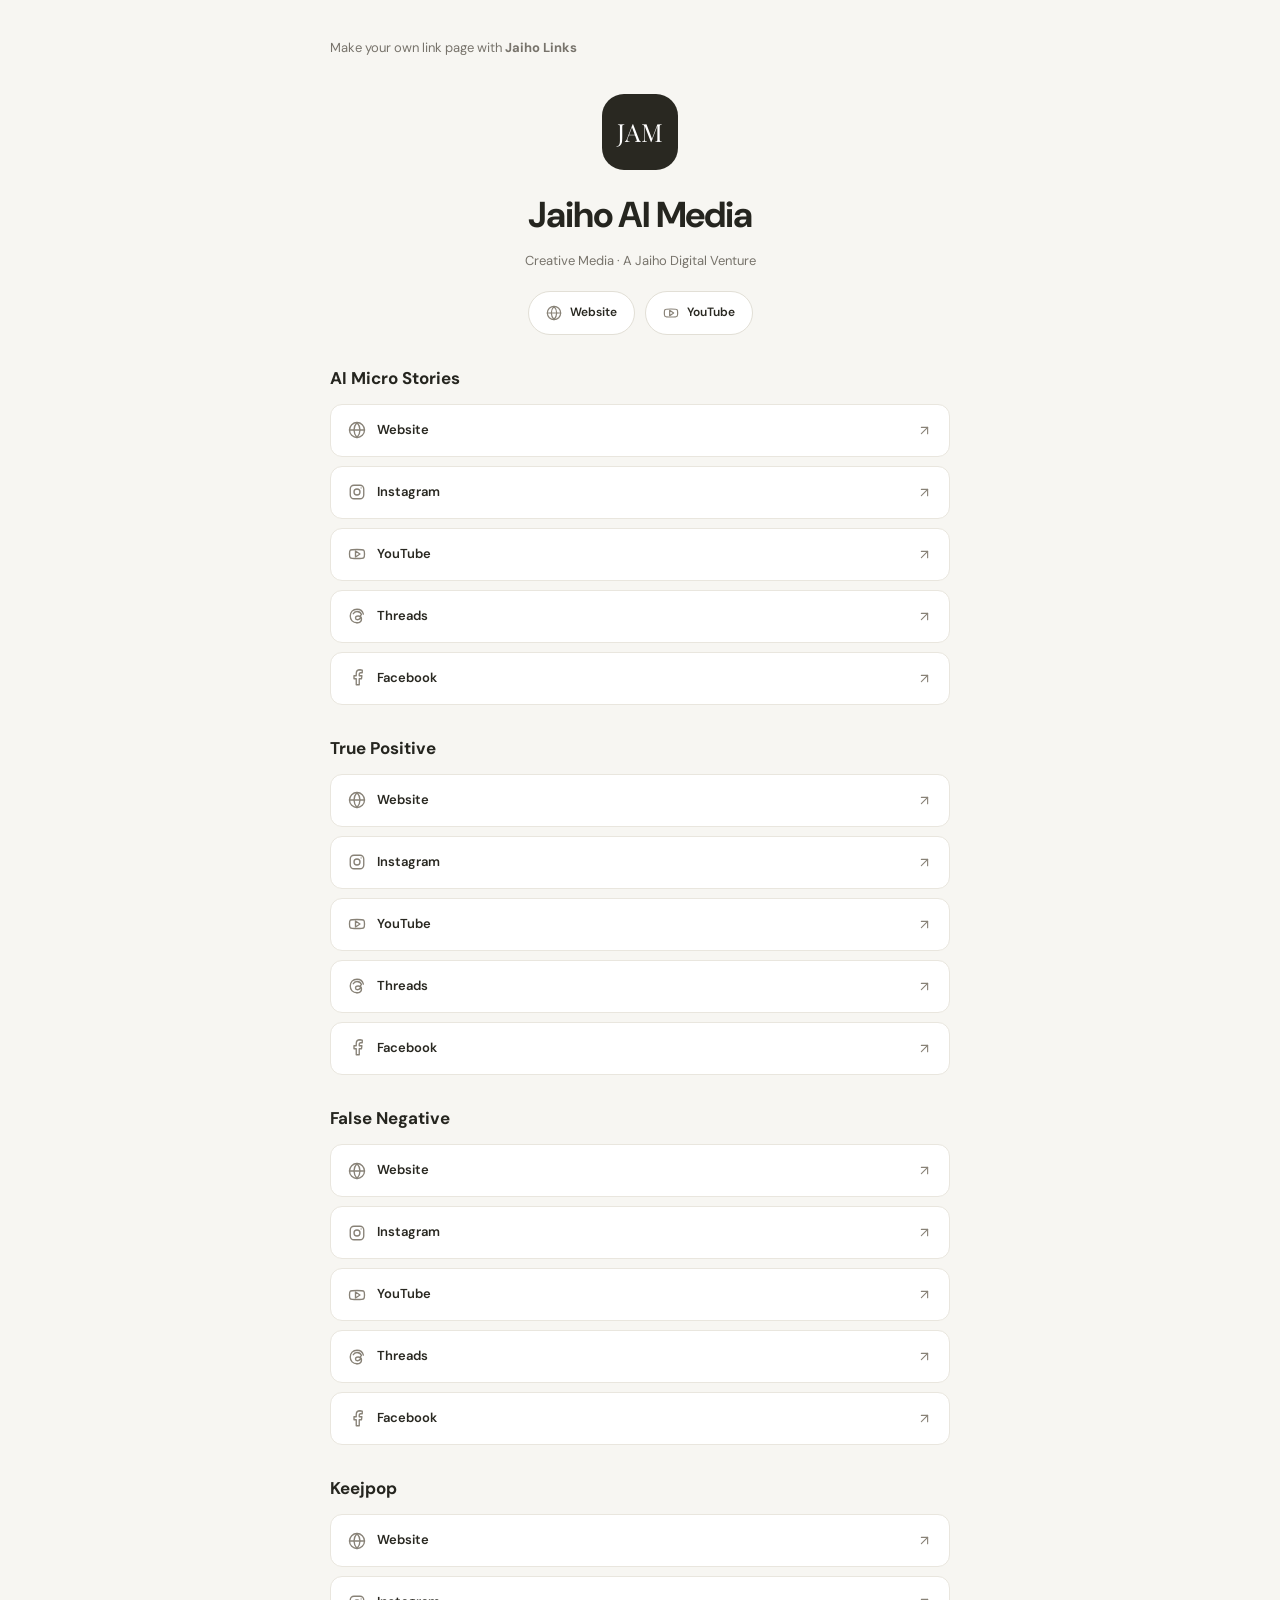
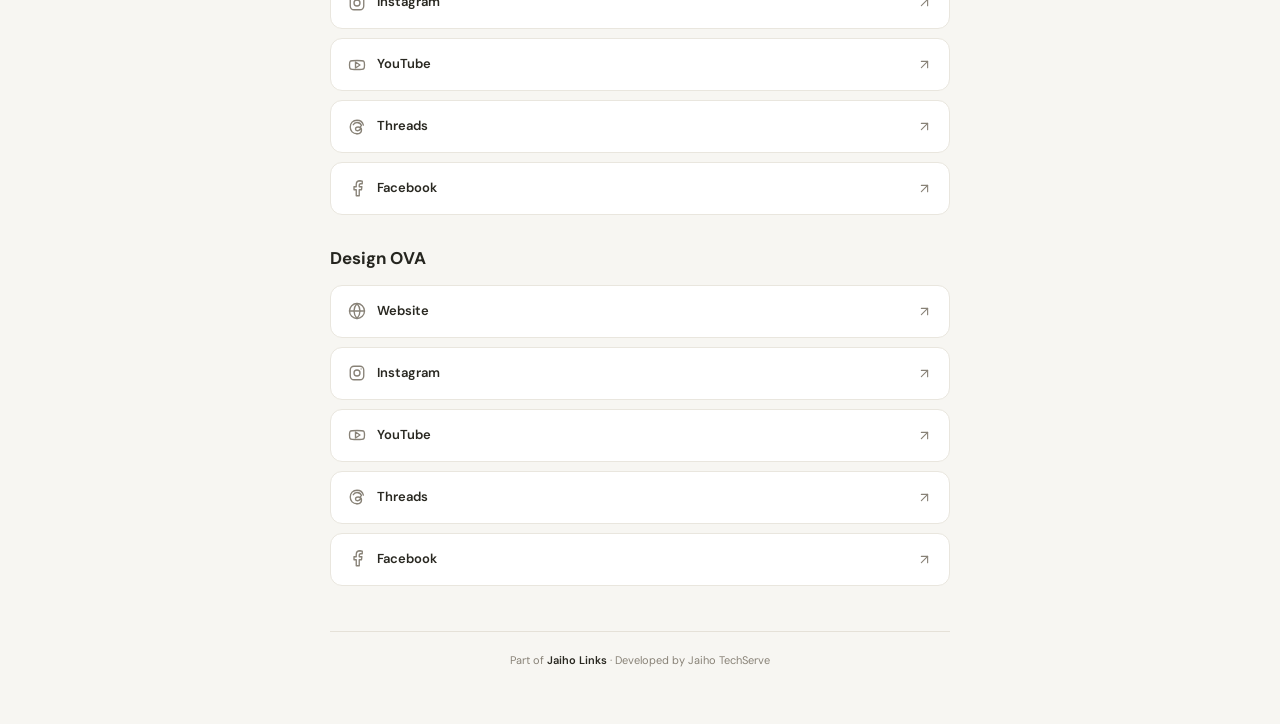
<file: jlc/jaihoaimedia.html>
<!DOCTYPE html>
<html lang="en">
<head>
    <meta charset="UTF-8">
    <meta name="viewport" content="width=device-width, initial-scale=1.0">

    <title>Jaiho AI Media | Jaiho Links</title>
    <meta name="description" content="All official links of Jaiho AI Media and its creative brands.">

    <link rel="stylesheet" href="../style.css">

    <link rel="preconnect" href="https://fonts.googleapis.com">
    <link rel="preconnect" href="https://fonts.gstatic.com" crossorigin>
    <link href="https://fonts.googleapis.com/css2?family=DM+Sans:wght@400;500;600;700;800&family=Playfair+Display:wght@400;500&display=swap" rel="stylesheet">

    <style>
        body {
            background: #f7f6f2;
        }

        .links-page {
            width: min(100% - 32px, 620px);
            margin: 0 auto;
            padding: 35px 0 55px;
        }

        .links-top {
            margin-bottom: 35px;
        }

        .links-top a {
            color: #77736b;
            font-size: 13px;
            text-decoration: none;
        }

        .profile {
            text-align: center;
            margin-bottom: 30px;
        }

        .profile-logo {
            width: 76px;
            height: 76px;
            border-radius: 22px;
            background: #292821;
            color: white;
            display: grid;
            place-items: center;
            margin: 0 auto 16px;
            font-family: "Playfair Display", serif;
            font-size: 25px;
        }

        .profile h1 {
            font-size: clamp(27px, 6vw, 36px);
            margin: 0 0 7px;
            letter-spacing: -1.2px;
        }

        .profile p {
            color: #77736b;
            font-size: 13px;
            margin: 0 0 20px;
        }

        .profile-actions {
            display: flex;
            justify-content: center;
            gap: 10px;
            flex-wrap: wrap;
        }

        .profile-actions a {
            display: inline-flex;
            align-items: center;
            gap: 8px;
            padding: 11px 17px;
            border: 1px solid #e2dfd6;
            border-radius: 30px;
            color: #292821;
            text-decoration: none;
            font-size: 12px;
            font-weight: 600;
            background: white;
        }

        .profile-actions a:hover {
            background: #292821;
            color: white;
        }

        .brand-section {
            margin-top: 30px;
        }

        .brand-heading {
            font-size: 17px;
            margin: 0 0 12px;
            font-weight: 700;
        }

        .brand-links {
            display: grid;
            gap: 9px;
        }

        .brand-link {
            display: flex;
            justify-content: space-between;
            align-items: center;
            gap: 12px;
            min-height: 53px;
            padding: 0 17px;
            background: #fff;
            border: 1px solid #e9e6de;
            border-radius: 12px;
            color: #292821;
            text-decoration: none;
            font-size: 13px;
            font-weight: 600;
            transition: .2s ease;
        }

        .brand-link:hover {
            border-color: #c77a51;
            transform: translateY(-2px);
        }

        .brand-link span {
            display: flex;
            align-items: center;
            gap: 11px;
        }

        .icon {
            width: 18px;
            height: 18px;
            flex-shrink: 0;
            color: #888277;
            fill: none;
            stroke: currentColor;
            stroke-width: 1.8;
            stroke-linecap: round;
            stroke-linejoin: round;
        }

        .brand-link .external {
            width: 15px;
            height: 15px;
        }

        .profile-actions .icon {
            width: 16px;
            height: 16px;
        }

        .links-footer {
            text-align: center;
            margin-top: 45px;
            padding-top: 20px;
            border-top: 1px solid #e5e1d8;
            color: #888277;
            font-size: 11px;
        }

        .links-footer a {
            color: #292821;
            text-decoration: none;
            font-weight: 600;
        }

        @media (max-width: 480px) {
            .links-page {
                padding-top: 22px;
            }

            .links-top {
                margin-bottom: 28px;
            }

            .brand-link {
                min-height: 50px;
                padding: 0 13px;
            }

            .brand-section {
                margin-top: 25px;
            }
        }
    </style>
</head>

<body>

    <!-- INLINE SVG ICONS -->
    <svg xmlns="http://www.w3.org/2000/svg" style="display:none">

        <symbol id="icon-globe" viewBox="0 0 24 24">
            <circle cx="12" cy="12" r="10"/>
            <path d="M2 12h20"/>
            <path d="M12 2a15.3 15.3 0 0 1 4 10 15.3 15.3 0 0 1-4 10 15.3 15.3 0 0 1-4-10 15.3 15.3 0 0 1 4-10z"/>
        </symbol>

        <symbol id="icon-instagram" viewBox="0 0 24 24">
            <rect x="3" y="3" width="18" height="18" rx="5"/>
            <circle cx="12" cy="12" r="4"/>
            <circle cx="17.5" cy="6.5" r="0.8" fill="currentColor" stroke="none"/>
        </symbol>

        <symbol id="icon-youtube" viewBox="0 0 24 24">
            <path d="M22 12s0-4-1-5-4-1-9-1-8 0-9 1-1 5-1 5 0 4 1 5 4 1 9 1 8 0 9-1 1-5 1-5z"/>
            <path d="m10 8 6 4-6 4z"/>
        </symbol>

        <symbol id="icon-facebook" viewBox="0 0 24 24">
            <path d="M15 21v-8h3l.5-4H15V7c0-1.2.4-2 2-2h2V1.4A25 25 0 0 0 16 1c-3 0-5 1.8-5 5v3H8v4h3v8z"/>
        </symbol>

        <symbol id="icon-threads" viewBox="0 0 24 24">
            <path d="M12 21c-5.5 0-9-3.7-9-9s3.5-9 9-9c4.6 0 7.5 2.5 8.5 6.5"/>
            <path d="M12 21c3.5 0 6-2 6-5 0-2.5-1.8-4-4.5-4-2 0-3.5 1-3.5 2.8 0 1.5 1 2.2 2.5 2.2 2.8 0 4.5-2.5 4.5-6"/>
            <path d="M7 9c1-2 3-3 5-3 3 0 5 1.5 6 4"/>
        </symbol>

        <symbol id="icon-external" viewBox="0 0 24 24">
            <path d="M7 17 17 7"/>
            <path d="M7 7h10v10"/>
        </symbol>

    </svg>

    <main class="links-page">

        <div class="links-top">
            <a href="../index.html">Make your own link page with <strong>Jaiho Links</strong></a>
        </div>

        <!-- COMPANY PROFILE -->
        <header class="profile">

            <div class="profile-logo">JAM</div>

            <h1>Jaiho AI Media</h1>

            <p>Creative Media · A Jaiho Digital Venture</p>

            <div class="profile-actions">

                <a href="https://jaihoaimedia.vercel.app/" target="_blank" rel="noopener noreferrer">
                    <svg class="icon"><use href="#icon-globe"/></svg>
                    Website
                </a>

                <a href="https://www.youtube.com/@JaihoMedia" target="_blank" rel="noopener noreferrer">
                    <svg class="icon"><use href="#icon-youtube"/></svg>
                    YouTube
                </a>

            </div>
        </header>

        <!-- AI MICRO STORIES -->
        <section class="brand-section">
            <h2 class="brand-heading">AI Micro Stories</h2>

            <div class="brand-links">

                <a class="brand-link" href="https://aimicrostories.vercel.app/" target="_blank" rel="noopener noreferrer">
                    <span><svg class="icon"><use href="#icon-globe"/></svg> Website</span>
                    <svg class="icon external"><use href="#icon-external"/></svg>
                </a>

                <a class="brand-link" href="https://www.instagram.com/aimicrostories" target="_blank" rel="noopener noreferrer">
                    <span><svg class="icon"><use href="#icon-instagram"/></svg> Instagram</span>
                    <svg class="icon external"><use href="#icon-external"/></svg>
                </a>

                <a class="brand-link" href="https://www.youtube.com/@aimicrostories" target="_blank" rel="noopener noreferrer">
                    <span><svg class="icon"><use href="#icon-youtube"/></svg> YouTube</span>
                    <svg class="icon external"><use href="#icon-external"/></svg>
                </a>

                <a class="brand-link" href="https://www.threads.com/@aimicrostories" target="_blank" rel="noopener noreferrer">
                    <span><svg class="icon"><use href="#icon-threads"/></svg> Threads</span>
                    <svg class="icon external"><use href="#icon-external"/></svg>
                </a>

                <a class="brand-link" href="https://www.facebook.com/people/AI-Micro-Stories/61588365518687/" target="_blank" rel="noopener noreferrer">
                    <span><svg class="icon"><use href="#icon-facebook"/></svg> Facebook</span>
                    <svg class="icon external"><use href="#icon-external"/></svg>
                </a>

            </div>
        </section>

        <!-- TRUE POSITIVE -->
        <section class="brand-section">
            <h2 class="brand-heading">True Positive</h2>

            <div class="brand-links">

                <a class="brand-link" href="https://true-positive.vercel.app/" target="_blank" rel="noopener noreferrer">
                    <span><svg class="icon"><use href="#icon-globe"/></svg> Website</span>
                    <svg class="icon external"><use href="#icon-external"/></svg>
                </a>

                <a class="brand-link" href="https://www.instagram.com/true.positive.7/" target="_blank" rel="noopener noreferrer">
                    <span><svg class="icon"><use href="#icon-instagram"/></svg> Instagram</span>
                    <svg class="icon external"><use href="#icon-external"/></svg>
                </a>

                <a class="brand-link" href="https://www.youtube.com/@true-positive" target="_blank" rel="noopener noreferrer">
                    <span><svg class="icon"><use href="#icon-youtube"/></svg> YouTube</span>
                    <svg class="icon external"><use href="#icon-external"/></svg>
                </a>

                <a class="brand-link" href="https://www.threads.com/@true.positive.7" target="_blank" rel="noopener noreferrer">
                    <span><svg class="icon"><use href="#icon-threads"/></svg> Threads</span>
                    <svg class="icon external"><use href="#icon-external"/></svg>
                </a>

                <a class="brand-link" href="https://www.facebook.com/people/True-Positive/61588286412927/" target="_blank" rel="noopener noreferrer">
                    <span><svg class="icon"><use href="#icon-facebook"/></svg> Facebook</span>
                    <svg class="icon external"><use href="#icon-external"/></svg>
                </a>

            </div>
        </section>

        <!-- FALSE NEGATIVE -->
        <section class="brand-section">
            <h2 class="brand-heading">False Negative</h2>

            <div class="brand-links">

                <a class="brand-link" href="https://falsenegative.vercel.app/" target="_blank" rel="noopener noreferrer">
                    <span><svg class="icon"><use href="#icon-globe"/></svg> Website</span>
                    <svg class="icon external"><use href="#icon-external"/></svg>
                </a>

                <a class="brand-link" href="https://www.instagram.com/false.negative.ai" target="_blank" rel="noopener noreferrer">
                    <span><svg class="icon"><use href="#icon-instagram"/></svg> Instagram</span>
                    <svg class="icon external"><use href="#icon-external"/></svg>
                </a>

                <a class="brand-link" href="https://www.youtube.com/falsenegative" target="_blank" rel="noopener noreferrer">
                    <span><svg class="icon"><use href="#icon-youtube"/></svg> YouTube</span>
                    <svg class="icon external"><use href="#icon-external"/></svg>
                </a>

                <a class="brand-link" href="https://www.threads.com/@false.negative.ai" target="_blank" rel="noopener noreferrer">
                    <span><svg class="icon"><use href="#icon-threads"/></svg> Threads</span>
                    <svg class="icon external"><use href="#icon-external"/></svg>
                </a>

                <a class="brand-link" href="https://www.facebook.com/falsenegative.ai" target="_blank" rel="noopener noreferrer">
                    <span><svg class="icon"><use href="#icon-facebook"/></svg> Facebook</span>
                    <svg class="icon external"><use href="#icon-external"/></svg>
                </a>

            </div>
        </section>

        <!-- KEEJPOP -->
        <section class="brand-section">
            <h2 class="brand-heading">Keejpop</h2>

            <div class="brand-links">

                <a class="brand-link" href="https://keejpop.vercel.app/" target="_blank" rel="noopener noreferrer">
                    <span><svg class="icon"><use href="#icon-globe"/></svg> Website</span>
                    <svg class="icon external"><use href="#icon-external"/></svg>
                </a>

                <a class="brand-link" href="https://www.instagram.com/keejpop" target="_blank" rel="noopener noreferrer">
                    <span><svg class="icon"><use href="#icon-instagram"/></svg> Instagram</span>
                    <svg class="icon external"><use href="#icon-external"/></svg>
                </a>

                <a class="brand-link" href="https://www.youtube.com/@keejpop" target="_blank" rel="noopener noreferrer">
                    <span><svg class="icon"><use href="#icon-youtube"/></svg> YouTube</span>
                    <svg class="icon external"><use href="#icon-external"/></svg>
                </a>

                <a class="brand-link" href="https://www.threads.com/@keejpop" target="_blank" rel="noopener noreferrer">
                    <span><svg class="icon"><use href="#icon-threads"/></svg> Threads</span>
                    <svg class="icon external"><use href="#icon-external"/></svg>
                </a>

                <a class="brand-link" href="https://www.facebook.com/keejpop" target="_blank" rel="noopener noreferrer">
                    <span><svg class="icon"><use href="#icon-facebook"/></svg> Facebook</span>
                    <svg class="icon external"><use href="#icon-external"/></svg>
                </a>

            </div>
        </section>

        <!-- DESIGN OVA -->
        <section class="brand-section">
            <h2 class="brand-heading">Design OVA</h2>

            <div class="brand-links">

                <a class="brand-link" href="https://designova.vercel.app/" target="_blank" rel="noopener noreferrer">
                    <span><svg class="icon"><use href="#icon-globe"/></svg> Website</span>
                    <svg class="icon external"><use href="#icon-external"/></svg>
                </a>

                <a class="brand-link" href="https://www.instagram.com/designova" target="_blank" rel="noopener noreferrer">
                    <span><svg class="icon"><use href="#icon-instagram"/></svg> Instagram</span>
                    <svg class="icon external"><use href="#icon-external"/></svg>
                </a>

                <a class="brand-link" href="https://www.youtube.com/@DesignOVA" target="_blank" rel="noopener noreferrer">
                    <span><svg class="icon"><use href="#icon-youtube"/></svg> YouTube</span>
                    <svg class="icon external"><use href="#icon-external"/></svg>
                </a>

                <a class="brand-link" href="https://www.threads.com/@designova" target="_blank" rel="noopener noreferrer">
                    <span><svg class="icon"><use href="#icon-threads"/></svg> Threads</span>
                    <svg class="icon external"><use href="#icon-external"/></svg>
                </a>

                <a class="brand-link" href="https://www.facebook.com/designova" target="_blank" rel="noopener noreferrer">
                    <span><svg class="icon"><use href="#icon-facebook"/></svg> Facebook</span>
                    <svg class="icon external"><use href="#icon-external"/></svg>
                </a>

            </div>
        </section>

        <footer class="links-footer">
            Part of <a href="../index.html">Jaiho Links</a>
            · Developed by Jaiho TechServe
        </footer>

    </main>

</body>
</html>
</file>
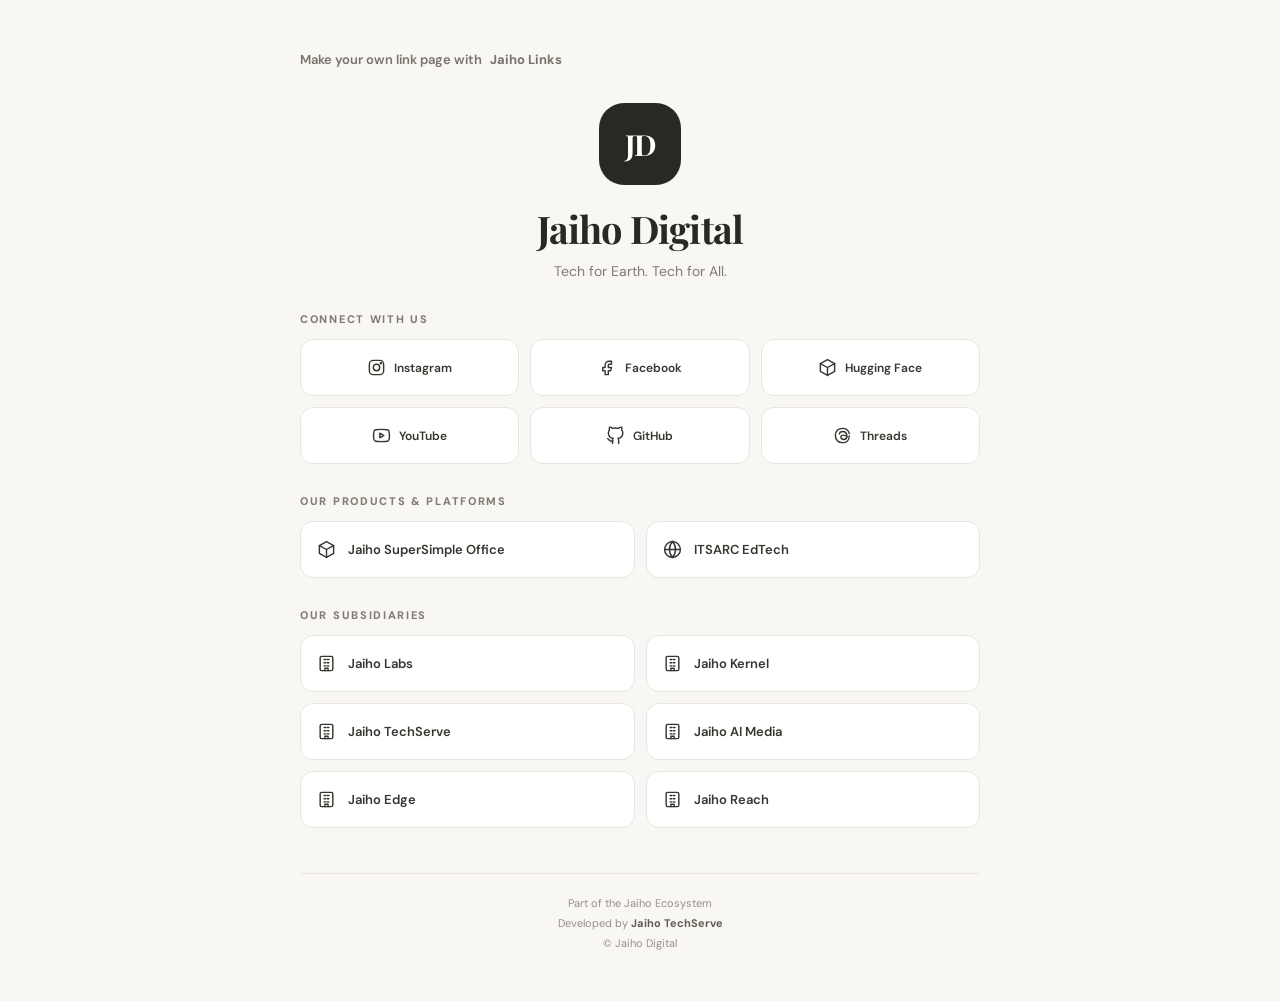
<file: jlc/jaihodigital.html>
<!DOCTYPE html>
<html lang="en">
<head>
  <meta charset="UTF-8">
  <meta name="viewport" content="width=device-width, initial-scale=1.0">
  <meta name="theme-color" content="#f8f7f3">
  <meta name="description" content="Jaiho Digital — Tech for Earth. Tech for All. Explore our products, subsidiaries and social media links.">
  <title>Jaiho Digital | Jaiho Links</title>

  <link rel="preconnect" href="https://fonts.googleapis.com">
  <link rel="preconnect" href="https://fonts.gstatic.com" crossorigin>
  <link href="https://fonts.googleapis.com/css2?family=DM+Sans:wght@400;500;600;700;800&family=Playfair+Display:wght@600;700&display=swap" rel="stylesheet">

  <style>
    * {
      margin: 0;
      padding: 0;
      box-sizing: border-box;
    }

    body {
      min-height: 100vh;
      padding: 48px 20px;
      background: #f8f7f3;
      color: #292824;
      font-family: 'DM Sans', sans-serif;
    }

    a {
      color: inherit;
      text-decoration: none;
    }

    .container {
      width: 100%;
      max-width: 680px;
      margin: auto;
    }

    .back-link {
      display: inline-flex;
      align-items: center;
      gap: 8px;
      margin-bottom: 35px;
      color: #77736b;
      font-size: 13px;
      font-weight: 600;
      transition: color .2s;
    }

    .back-link:hover {
      color: #292824;
    }

    .profile {
      text-align: center;
      margin-bottom: 32px;
    }

    .profile-logo {
      width: 82px;
      height: 82px;
      margin: 0 auto 18px;
      display: flex;
      align-items: center;
      justify-content: center;
      border-radius: 25px;
      background: #292824;
      color: #fff;
      font-family: 'Playfair Display', serif;
      font-size: 29px;
      font-weight: 700;
      letter-spacing: -2px;
    }

    .profile h1 {
      font-family: 'Playfair Display', serif;
      font-size: clamp(29px, 6vw, 38px);
      font-weight: 700;
      letter-spacing: -.8px;
    }

    .tagline {
      margin-top: 8px;
      color: #817c72;
      font-size: 14px;
    }

    .section {
      margin-top: 30px;
    }

    .section-heading {
      margin-bottom: 13px;
      color: #817c72;
      font-size: 11px;
      font-weight: 800;
      letter-spacing: 1.7px;
      text-transform: uppercase;
    }

    .links-grid {
      display: grid;
      grid-template-columns: repeat(2, minmax(0, 1fr));
      gap: 11px;
    }

    .link-card {
      min-height: 57px;
      display: flex;
      align-items: center;
      gap: 12px;
      padding: 14px 16px;
      border: 1px solid #e9e6df;
      border-radius: 13px;
      background: #fff;
      color: #37352f;
      font-size: 13px;
      font-weight: 600;
      transition: transform .2s, border-color .2s, box-shadow .2s;
    }

    .link-card:hover {
      transform: translateY(-2px);
      border-color: #c9c3b8;
      box-shadow: 0 7px 18px rgba(40, 36, 27, .05);
    }

    .icon {
      width: 19px;
      height: 19px;
      flex-shrink: 0;
      fill: none;
      stroke: currentColor;
      stroke-width: 1.8;
      stroke-linecap: round;
      stroke-linejoin: round;
    }

    .social-grid {
      grid-template-columns: repeat(3, minmax(0, 1fr));
    }

    .social-grid .link-card {
      justify-content: center;
      padding: 14px 9px;
      gap: 8px;
      font-size: 12px;
    }

    .footer {
      margin-top: 45px;
      padding-top: 20px;
      border-top: 1px solid #e9e6df;
      text-align: center;
      color: #969086;
      font-size: 11px;
      line-height: 1.8;
    }

    .footer a {
      color: #615c53;
      font-weight: 700;
    }

    @media (max-width: 480px) {
      body {
        padding: 30px 16px;
      }

      .social-grid {
        grid-template-columns: repeat(2, minmax(0, 1fr));
      }

      .links-grid {
        gap: 9px;
      }

      .link-card {
        padding: 13px 11px;
        font-size: 12px;
      }
    }
  </style>
</head>

<body>

  <!-- Inline SVG Icons -->
  <svg xmlns="http://www.w3.org/2000/svg" style="display:none">

    <symbol id="icon-instagram" viewBox="0 0 24 24">
      <rect x="3" y="3" width="18" height="18" rx="5"/>
      <circle cx="12" cy="12" r="4"/>
      <circle cx="17.5" cy="6.5" r="0.7" fill="currentColor"/>
    </symbol>

    <symbol id="icon-facebook" viewBox="0 0 24 24">
      <path d="M14 8h3V4h-3a5 5 0 0 0-5 5v3H6v4h3v5h4v-5h3l1-4h-4V9a1 1 0 0 1 1-1z"/>
    </symbol>

    <symbol id="icon-youtube" viewBox="0 0 24 24">
      <path d="M22 12s0-3.5-.5-5.2a2.8 2.8 0 0 0-2-2C17.8 4.3 12 4.3 12 4.3s-5.8 0-7.5.5a2.8 2.8 0 0 0-2 2C2 8.5 2 12 2 12s0 3.5.5 5.2a2.8 2.8 0 0 0 2 2c1.7.5 7.5.5 7.5.5s5.8 0 7.5-.5a2.8 2.8 0 0 0 2-2C22 15.5 22 12 22 12z"/>
      <path d="m10 15 5-3-5-3z"/>
    </symbol>

    <symbol id="icon-github" viewBox="0 0 24 24">
      <path d="M9 19c-5 1.5-5-2.5-7-3m14 6v-3.9a3.4 3.4 0 0 0-.9-2.7c3-.3 6.1-1.5 6.1-6.7a5.2 5.2 0 0 0-1.4-3.6 4.8 4.8 0 0 0-.1-3.6s-1.2-.4-4 1.5a13.7 13.7 0 0 0-7.2 0C5.7 1.1 4.5 1.5 4.5 1.5a4.8 4.8 0 0 0-.1 3.6A5.2 5.2 0 0 0 3 8.7c0 5.2 3.1 6.4 6.1 6.7A3.4 3.4 0 0 0 8.2 18V22"/>
    </symbol>

    <symbol id="icon-threads" viewBox="0 0 24 24">
      <path d="M12 21c-5.5 0-9-3.7-9-9s3.5-9 9-9c4.5 0 7.6 2.5 8.5 6.4"/>
      <path d="M20.5 12.5c0 5.5-3.5 8.5-8 8.5"/>
      <path d="M8 10c.5-2 2-3 4-3 3.5 0 5.5 2.5 5.5 6 0 2.5-1.5 4-4 4-2 0-3.5-1-3.5-3 0-1.5 1-2.5 3-2.5 2 0 4 1 5 2"/>
    </symbol>

    <symbol id="icon-globe" viewBox="0 0 24 24">
      <circle cx="12" cy="12" r="10"/>
      <path d="M2 12h20M12 2a15 15 0 0 1 0 20M12 2a15 15 0 0 0 0 20"/>
    </symbol>

    <symbol id="icon-box" viewBox="0 0 24 24">
      <path d="m12 2 9 5v10l-9 5-9-5V7z"/>
      <path d="m3 7 9 5 9-5M12 12v10"/>
    </symbol>

    <symbol id="icon-building" viewBox="0 0 24 24">
      <rect x="4" y="3" width="16" height="18" rx="2"/>
      <path d="M9 7h2m2 0h2M9 11h2m2 0h2M9 15h2m2 0h2M10 21v-3h4v3"/>
    </symbol>

    <symbol id="icon-external" viewBox="0 0 24 24">
      <path d="M14 3h7v7"/>
      <path d="M10 14 21 3"/>
      <path d="M19 13v6a2 2 0 0 1-2 2H5a2 2 0 0 1-2-2V7a2 2 0 0 1 2-2h6"/>
    </symbol>

  </svg>

  <main class="container">

    <a href="../index.html" class="back-link">
      Make your own link page with <strong>Jaiho Links</strong>
    </a>

    <!-- Profile -->
    <header class="profile">
      <div class="profile-logo">JD</div>
      <h1>Jaiho Digital</h1>
      <p class="tagline">Tech for Earth. Tech for All.</p>
    </header>

    <!-- Social Media -->
    <section class="section">
      <h2 class="section-heading">Connect With Us</h2>

      <div class="links-grid social-grid">

        <a class="link-card" href="https://www.instagram.com/jaihodigital" target="_blank" rel="noopener noreferrer">
          <svg class="icon"><use href="#icon-instagram"/></svg>
          Instagram
        </a>

        <a class="link-card" href="https://www.facebook.com/people/Jaiho-Digital/61577036115802/" target="_blank" rel="noopener noreferrer">
          <svg class="icon"><use href="#icon-facebook"/></svg>
          Facebook
        </a>

        <a class="link-card" href="https://huggingface.co/jaihodigital" target="_blank" rel="noopener noreferrer">
          <svg class="icon"><use href="#icon-box"/></svg>
          Hugging Face
        </a>

        <a class="link-card" href="https://www.youtube.com/@jaihodigital" target="_blank" rel="noopener noreferrer">
          <svg class="icon"><use href="#icon-youtube"/></svg>
          YouTube
        </a>

        <a class="link-card" href="https://github.com/Jaiho-Digital" target="_blank" rel="noopener noreferrer">
          <svg class="icon"><use href="#icon-github"/></svg>
          GitHub
        </a>

        <a class="link-card" href="https://www.threads.com/@jaihodigital" target="_blank" rel="noopener noreferrer">
          <svg class="icon"><use href="#icon-threads"/></svg>
          Threads
        </a>

      </div>
    </section>

    <!-- Products -->
    <section class="section">
      <h2 class="section-heading">Our Products & Platforms</h2>

      <div class="links-grid">

        <a class="link-card" href="https://supersimpleoffice.vercel.app/" target="_blank" rel="noopener noreferrer">
          <svg class="icon"><use href="#icon-box"/></svg>
          Jaiho SuperSimple Office
        </a>

        <a class="link-card" href="https://itsarc.w3spaces.com/itsarc2.html?fname=&lname=" target="_blank" rel="noopener noreferrer">
          <svg class="icon"><use href="#icon-globe"/></svg>
          ITSARC EdTech
        </a>

      </div>
    </section>

    <!-- Subsidiaries -->
    <section class="section">
      <h2 class="section-heading">Our Subsidiaries</h2>

      <div class="links-grid">

        <a class="link-card" href="https://jaiho-labs.onrender.com" target="_blank" rel="noopener noreferrer">
          <svg class="icon"><use href="#icon-building"/></svg>
          Jaiho Labs
        </a>

        <a class="link-card" href="https://jaihokernel.onrender.com" target="_blank" rel="noopener noreferrer">
          <svg class="icon"><use href="#icon-building"/></svg>
          Jaiho Kernel
        </a>

        <a class="link-card" href="https://jaihotechserve.onrender.com" target="_blank" rel="noopener noreferrer">
          <svg class="icon"><use href="#icon-building"/></svg>
          Jaiho TechServe
        </a>

        <a class="link-card" href="https://jaihoaimedia.vercel.app" target="_blank" rel="noopener noreferrer">
          <svg class="icon"><use href="#icon-building"/></svg>
          Jaiho AI Media
        </a>

        <a class="link-card" href="https://jaihoedge.onrender.com" target="_blank" rel="noopener noreferrer">
          <svg class="icon"><use href="#icon-building"/></svg>
          Jaiho Edge
        </a>

        <a class="link-card" href="https://jaiho-digital.onrender.com/org_sub_pages/jaiho_reach.html" target="_blank" rel="noopener noreferrer">
          <svg class="icon"><use href="#icon-building"/></svg>
          Jaiho Reach
        </a>

      </div>
    </section>

    <footer class="footer">
      <p>Part of the Jaiho Ecosystem</p>
      <p>Developed by <a href="https://jaihotechserve.onrender.com" target="_blank" rel="noopener noreferrer">Jaiho TechServe</a></p>
      <p>© Jaiho Digital</p>
    </footer>

  </main>

</body>
</html>
</file>
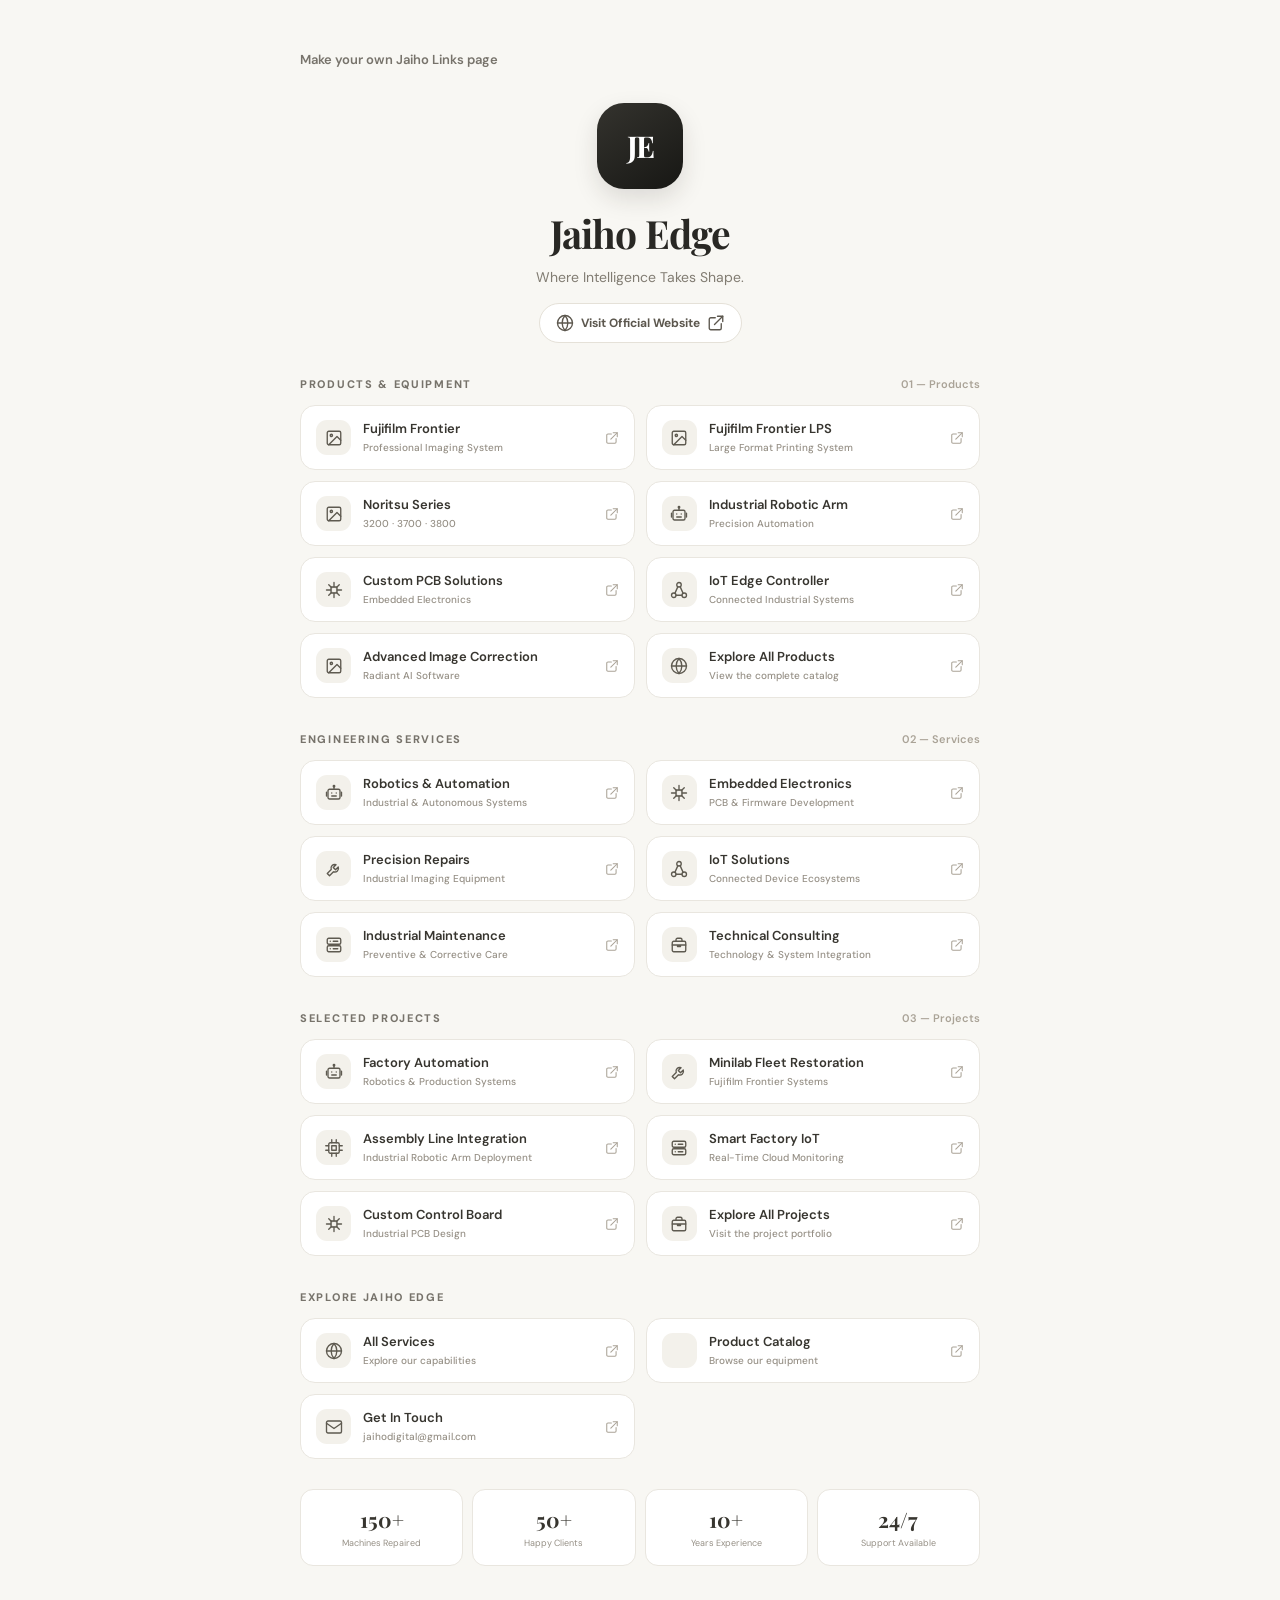
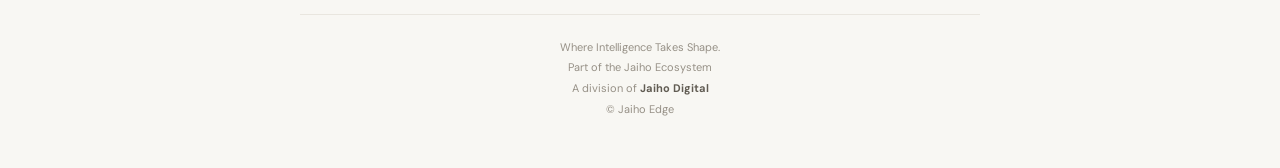
<file: jlc/jaihoedge.html>
<!DOCTYPE html>
<html lang="en">
<head>
  <meta charset="UTF-8">
  <meta name="viewport" content="width=device-width, initial-scale=1.0">
  <meta name="theme-color" content="#f8f7f3">
  <meta name="description" content="Jaiho Edge — Where Intelligence Takes Shape. Robotics, automation, electronics, IoT and precision repairs.">

  <title>Jaiho Edge | Jaiho Links</title>

  <link rel="preconnect" href="https://fonts.googleapis.com">
  <link rel="preconnect" href="https://fonts.gstatic.com" crossorigin>
  <link href="https://fonts.googleapis.com/css2?family=DM+Sans:wght@400;500;600;700;800&family=Playfair+Display:wght@600;700&display=swap" rel="stylesheet">

  <style>
    * {
      margin: 0;
      padding: 0;
      box-sizing: border-box;
    }

    body {
      min-height: 100vh;
      padding: 48px 20px;
      background: #f8f7f3;
      color: #292824;
      font-family: 'DM Sans', sans-serif;
    }

    a {
      color: inherit;
      text-decoration: none;
    }

    .container {
      width: 100%;
      max-width: 680px;
      margin: auto;
    }

    .back-link {
      display: inline-flex;
      align-items: center;
      gap: 8px;
      margin-bottom: 35px;
      color: #77736b;
      font-size: 13px;
      font-weight: 600;
      transition: color .2s;
    }

    .back-link:hover {
      color: #292824;
    }

    .profile {
      text-align: center;
      margin-bottom: 34px;
    }

    .profile-logo {
      width: 86px;
      height: 86px;
      margin: 0 auto 18px;
      display: flex;
      align-items: center;
      justify-content: center;
      border-radius: 27px;
      background: linear-gradient(145deg, #34332e, #171714);
      color: #fff;
      font-family: 'Playfair Display', serif;
      font-size: 30px;
      font-weight: 700;
      letter-spacing: -2px;
      box-shadow: 0 10px 25px rgba(35, 33, 27, .13);
    }

    .profile h1 {
      font-family: 'Playfair Display', serif;
      font-size: clamp(30px, 6vw, 39px);
      font-weight: 700;
      letter-spacing: -.8px;
    }

    .tagline {
      margin-top: 9px;
      color: #817c72;
      font-size: 14px;
    }

    .profile-link {
      display: inline-flex;
      align-items: center;
      gap: 7px;
      margin-top: 17px;
      padding: 10px 16px;
      border: 1px solid #e5e1d8;
      border-radius: 30px;
      background: #fff;
      color: #5c574e;
      font-size: 12px;
      font-weight: 700;
      transition: .2s;
    }

    .profile-link:hover {
      border-color: #bcb5a8;
      transform: translateY(-2px);
    }

    .section {
      margin-top: 34px;
    }

    .section-header {
      display: flex;
      align-items: center;
      justify-content: space-between;
      gap: 12px;
      margin-bottom: 14px;
    }

    .section-heading {
      color: #77736b;
      font-size: 11px;
      font-weight: 800;
      letter-spacing: 1.7px;
      text-transform: uppercase;
    }

    .section-count {
      color: #aaa397;
      font-size: 11px;
      font-weight: 600;
    }

    .links-grid {
      display: grid;
      grid-template-columns: repeat(2, minmax(0, 1fr));
      gap: 11px;
    }

    .link-card {
      min-height: 62px;
      display: flex;
      align-items: center;
      gap: 12px;
      padding: 14px 15px;
      border: 1px solid #e9e6df;
      border-radius: 15px;
      background: #fff;
      color: #37352f;
      font-size: 13px;
      font-weight: 600;
      transition: transform .2s, border-color .2s, box-shadow .2s;
    }

    a.link-card:hover {
      transform: translateY(-3px);
      border-color: #c9c3b8;
      box-shadow: 0 9px 22px rgba(40, 36, 27, .06);
    }

    .icon-wrap {
      width: 35px;
      height: 35px;
      flex-shrink: 0;
      display: flex;
      align-items: center;
      justify-content: center;
      border-radius: 11px;
      background: #f3f1eb;
      color: #5e5a50;
    }

    .icon {
      width: 18px;
      height: 18px;
      fill: none;
      stroke: currentColor;
      stroke-width: 1.8;
      stroke-linecap: round;
      stroke-linejoin: round;
    }

    .card-content {
      min-width: 0;
      display: flex;
      flex-direction: column;
      gap: 3px;
    }

    .card-title {
      line-height: 1.35;
    }

    .card-subtitle {
      color: #969086;
      font-size: 10px;
      font-weight: 500;
      line-height: 1.4;
    }

    .card-arrow {
      width: 14px;
      height: 14px;
      margin-left: auto;
      flex-shrink: 0;
      color: #aaa397;
    }

    .stats {
      display: grid;
      grid-template-columns: repeat(4, 1fr);
      gap: 9px;
      margin-top: 30px;
    }

    .stat {
      padding: 15px 6px;
      border: 1px solid #e9e6df;
      border-radius: 13px;
      background: #fff;
      text-align: center;
    }

    .stat strong {
      display: block;
      color: #37352f;
      font-family: 'Playfair Display', serif;
      font-size: 21px;
    }

    .stat span {
      display: block;
      margin-top: 4px;
      color: #969086;
      font-size: 9px;
      line-height: 1.4;
    }

    .footer {
      margin-top: 48px;
      padding-top: 22px;
      border-top: 1px solid #e9e6df;
      text-align: center;
      color: #969086;
      font-size: 11px;
      line-height: 1.9;
    }

    .footer a {
      color: #615c53;
      font-weight: 700;
    }

    @media (max-width: 480px) {
      body {
        padding: 30px 15px;
      }

      .links-grid {
        gap: 9px;
      }

      .link-card {
        min-height: 60px;
        padding: 11px 9px;
        gap: 9px;
        font-size: 11px;
      }

      .icon-wrap {
        width: 31px;
        height: 31px;
        border-radius: 9px;
      }

      .icon {
        width: 16px;
        height: 16px;
      }

      .card-subtitle {
        font-size: 9px;
      }

      .stats {
        gap: 6px;
      }

      .stat strong {
        font-size: 18px;
      }

      .stat span {
        font-size: 8px;
      }
    }

    @media (max-width: 350px) {
      .links-grid {
        grid-template-columns: 1fr;
      }
    }
  </style>
</head>

<body>

  <!-- Inline SVG Icons -->
  <svg xmlns="http://www.w3.org/2000/svg" style="display:none">

    <symbol id="icon-globe" viewBox="0 0 24 24">
      <circle cx="12" cy="12" r="10"/>
      <path d="M2 12h20M12 2a15 15 0 0 1 0 20M12 2a15 15 0 0 0 0 20"/>
    </symbol>

    <symbol id="icon-cpu" viewBox="0 0 24 24">
      <rect x="5" y="5" width="14" height="14" rx="2"/>
      <path d="M9 9h6v6H9zM9 1v4m6-4v4M9 19v4m6-4v4M1 9h4m-4 6h4m14-6h4m-4 6h4"/>
    </symbol>

    <symbol id="icon-robot" viewBox="0 0 24 24">
      <rect x="4" y="7" width="16" height="13" rx="2"/>
      <path d="M12 3v4M9 12h.01M15 12h.01M9 16h6M2 11v5m20-5v5"/>
      <circle cx="12" cy="3" r="1"/>
    </symbol>

    <symbol id="icon-circuit" viewBox="0 0 24 24">
      <rect x="8" y="8" width="8" height="8" rx="1"/>
      <path d="M12 2v6m0 8v6M2 12h6m8 0h6M5 5l4 4m6 6 4 4M19 5l-4 4m-6 6-4 4"/>
    </symbol>

    <symbol id="icon-wrench" viewBox="0 0 24 24">
      <path d="M14.7 6.3a5 5 0 0 0-6.4 6.4L3 18l3 3 5.3-5.3a5 5 0 0 0 6.4-6.4L14 13l-3-3z"/>
    </symbol>

    <symbol id="icon-network" viewBox="0 0 24 24">
      <circle cx="12" cy="5" r="3"/>
      <circle cx="5" cy="19" r="3"/>
      <circle cx="19" cy="19" r="3"/>
      <path d="m10.5 7.5-4 9m7-9 4 9M8 19h8"/>
    </symbol>

    <symbol id="icon-server" viewBox="0 0 24 24">
      <rect x="3" y="3" width="18" height="8" rx="2"/>
      <rect x="3" y="13" width="18" height="8" rx="2"/>
      <path d="M7 7h.01M7 17h.01M11 7h6M11 17h6"/>
    </symbol>

    <symbol id="icon-image" viewBox="0 0 24 24">
      <rect x="3" y="3" width="18" height="18" rx="2"/>
      <circle cx="8.5" cy="8.5" r="1.5"/>
      <path d="m21 15-5-5L5 21"/>
    </symbol>

    <symbol id="icon-briefcase" viewBox="0 0 24 24">
      <rect x="3" y="7" width="18" height="14" rx="2"/>
      <path d="M8 7V5a2 2 0 0 1 2-2h4a2 2 0 0 1 2 2v2M3 12h18M10 12v2h4v-2"/>
    </symbol>

    <symbol id="icon-mail" viewBox="0 0 24 24">
      <rect x="2" y="4" width="20" height="16" rx="2"/>
      <path d="m22 7-10 7L2 7"/>
    </symbol>

    <symbol id="icon-external" viewBox="0 0 24 24">
      <path d="M14 3h7v7"/>
      <path d="M10 14 21 3"/>
      <path d="M19 13v6a2 2 0 0 1-2 2H5a2 2 0 0 1-2-2V7a2 2 0 0 1 2-2h6"/>
    </symbol>

  </svg>

  <main class="container">

    <a href="../index.html" class="back-link">
      Make your own Jaiho Links page
    </a>

    <!-- Profile -->
    <header class="profile">

      <div class="profile-logo">JE</div>

      <h1>Jaiho Edge</h1>

      <p class="tagline">
        Where Intelligence Takes Shape.
      </p>

      <a class="profile-link"
         href="https://jaihoedge.onrender.com/"
         target="_blank"
         rel="noopener noreferrer">
        <svg class="icon"><use href="#icon-globe"/></svg>
        Visit Official Website
        <svg class="icon"><use href="#icon-external"/></svg>
      </a>

    </header>

    <!-- Products -->
    <section class="section">

      <div class="section-header">
        <h2 class="section-heading">Products & Equipment</h2>
        <span class="section-count">01 — Products</span>
      </div>

      <div class="links-grid">

        <a class="link-card"
           href="https://jaihoedge.onrender.com/products.html"
           target="_blank"
           rel="noopener noreferrer">
          <span class="icon-wrap">
            <svg class="icon"><use href="#icon-image"/></svg>
          </span>
          <span class="card-content">
            <span class="card-title">Fujifilm Frontier</span>
            <span class="card-subtitle">Professional Imaging System</span>
          </span>
          <svg class="icon card-arrow"><use href="#icon-external"/></svg>
        </a>

        <a class="link-card"
           href="https://jaihoedge.onrender.com/products.html"
           target="_blank"
           rel="noopener noreferrer">
          <span class="icon-wrap">
            <svg class="icon"><use href="#icon-image"/></svg>
          </span>
          <span class="card-content">
            <span class="card-title">Fujifilm Frontier LPS</span>
            <span class="card-subtitle">Large Format Printing System</span>
          </span>
          <svg class="icon card-arrow"><use href="#icon-external"/></svg>
        </a>

        <a class="link-card"
           href="https://jaihoedge.onrender.com/products.html"
           target="_blank"
           rel="noopener noreferrer">
          <span class="icon-wrap">
            <svg class="icon"><use href="#icon-image"/></svg>
          </span>
          <span class="card-content">
            <span class="card-title">Noritsu Series</span>
            <span class="card-subtitle">3200 · 3700 · 3800</span>
          </span>
          <svg class="icon card-arrow"><use href="#icon-external"/></svg>
        </a>

        <a class="link-card"
           href="https://jaihoedge.onrender.com/products.html"
           target="_blank"
           rel="noopener noreferrer">
          <span class="icon-wrap">
            <svg class="icon"><use href="#icon-robot"/></svg>
          </span>
          <span class="card-content">
            <span class="card-title">Industrial Robotic Arm</span>
            <span class="card-subtitle">Precision Automation</span>
          </span>
          <svg class="icon card-arrow"><use href="#icon-external"/></svg>
        </a>

        <a class="link-card"
           href="https://jaihoedge.onrender.com/products.html"
           target="_blank"
           rel="noopener noreferrer">
          <span class="icon-wrap">
            <svg class="icon"><use href="#icon-circuit"/></svg>
          </span>
          <span class="card-content">
            <span class="card-title">Custom PCB Solutions</span>
            <span class="card-subtitle">Embedded Electronics</span>
          </span>
          <svg class="icon card-arrow"><use href="#icon-external"/></svg>
        </a>

        <a class="link-card"
           href="https://jaihoedge.onrender.com/products.html"
           target="_blank"
           rel="noopener noreferrer">
          <span class="icon-wrap">
            <svg class="icon"><use href="#icon-network"/></svg>
          </span>
          <span class="card-content">
            <span class="card-title">IoT Edge Controller</span>
            <span class="card-subtitle">Connected Industrial Systems</span>
          </span>
          <svg class="icon card-arrow"><use href="#icon-external"/></svg>
        </a>

        <a class="link-card"
           href="https://radiantai.vercel.app/"
           target="_blank"
           rel="noopener noreferrer">
          <span class="icon-wrap">
            <svg class="icon"><use href="#icon-image"/></svg>
          </span>
          <span class="card-content">
            <span class="card-title">Advanced Image Correction</span>
            <span class="card-subtitle">Radiant AI Software</span>
          </span>
          <svg class="icon card-arrow"><use href="#icon-external"/></svg>
        </a>

        <a class="link-card"
           href="https://jaihoedge.onrender.com/products.html"
           target="_blank"
           rel="noopener noreferrer">
          <span class="icon-wrap">
            <svg class="icon"><use href="#icon-globe"/></svg>
          </span>
          <span class="card-content">
            <span class="card-title">Explore All Products</span>
            <span class="card-subtitle">View the complete catalog</span>
          </span>
          <svg class="icon card-arrow"><use href="#icon-external"/></svg>
        </a>

      </div>
    </section>

    <!-- Services -->
    <section class="section">

      <div class="section-header">
        <h2 class="section-heading">Engineering Services</h2>
        <span class="section-count">02 — Services</span>
      </div>

      <div class="links-grid">

        <a class="link-card"
           href="https://jaihoedge.onrender.com/services.html"
           target="_blank"
           rel="noopener noreferrer">
          <span class="icon-wrap">
            <svg class="icon"><use href="#icon-robot"/></svg>
          </span>
          <span class="card-content">
            <span class="card-title">Robotics & Automation</span>
            <span class="card-subtitle">Industrial & Autonomous Systems</span>
          </span>
          <svg class="icon card-arrow"><use href="#icon-external"/></svg>
        </a>

        <a class="link-card"
           href="https://jaihoedge.onrender.com/services.html"
           target="_blank"
           rel="noopener noreferrer">
          <span class="icon-wrap">
            <svg class="icon"><use href="#icon-circuit"/></svg>
          </span>
          <span class="card-content">
            <span class="card-title">Embedded Electronics</span>
            <span class="card-subtitle">PCB & Firmware Development</span>
          </span>
          <svg class="icon card-arrow"><use href="#icon-external"/></svg>
        </a>

        <a class="link-card"
           href="https://jaihoedge.onrender.com/services.html"
           target="_blank"
           rel="noopener noreferrer">
          <span class="icon-wrap">
            <svg class="icon"><use href="#icon-wrench"/></svg>
          </span>
          <span class="card-content">
            <span class="card-title">Precision Repairs</span>
            <span class="card-subtitle">Industrial Imaging Equipment</span>
          </span>
          <svg class="icon card-arrow"><use href="#icon-external"/></svg>
        </a>

        <a class="link-card"
           href="https://jaihoedge.onrender.com/services.html"
           target="_blank"
           rel="noopener noreferrer">
          <span class="icon-wrap">
            <svg class="icon"><use href="#icon-network"/></svg>
          </span>
          <span class="card-content">
            <span class="card-title">IoT Solutions</span>
            <span class="card-subtitle">Connected Device Ecosystems</span>
          </span>
          <svg class="icon card-arrow"><use href="#icon-external"/></svg>
        </a>

        <a class="link-card"
           href="https://jaihoedge.onrender.com/services.html"
           target="_blank"
           rel="noopener noreferrer">
          <span class="icon-wrap">
            <svg class="icon"><use href="#icon-server"/></svg>
          </span>
          <span class="card-content">
            <span class="card-title">Industrial Maintenance</span>
            <span class="card-subtitle">Preventive & Corrective Care</span>
          </span>
          <svg class="icon card-arrow"><use href="#icon-external"/></svg>
        </a>

        <a class="link-card"
           href="https://jaihoedge.onrender.com/services.html"
           target="_blank"
           rel="noopener noreferrer">
          <span class="icon-wrap">
            <svg class="icon"><use href="#icon-briefcase"/></svg>
          </span>
          <span class="card-content">
            <span class="card-title">Technical Consulting</span>
            <span class="card-subtitle">Technology & System Integration</span>
          </span>
          <svg class="icon card-arrow"><use href="#icon-external"/></svg>
        </a>

      </div>
    </section>

    <!-- Projects -->
    <section class="section">

      <div class="section-header">
        <h2 class="section-heading">Selected Projects</h2>
        <span class="section-count">03 — Projects</span>
      </div>

      <div class="links-grid">

        <a class="link-card"
           href="https://jaihoedge.onrender.com/projects.html"
           target="_blank"
           rel="noopener noreferrer">
          <span class="icon-wrap">
            <svg class="icon"><use href="#icon-robot"/></svg>
          </span>
          <span class="card-content">
            <span class="card-title">Factory Automation</span>
            <span class="card-subtitle">Robotics & Production Systems</span>
          </span>
          <svg class="icon card-arrow"><use href="#icon-external"/></svg>
        </a>

        <a class="link-card"
           href="https://jaihoedge.onrender.com/projects.html"
           target="_blank"
           rel="noopener noreferrer">
          <span class="icon-wrap">
            <svg class="icon"><use href="#icon-wrench"/></svg>
          </span>
          <span class="card-content">
            <span class="card-title">Minilab Fleet Restoration</span>
            <span class="card-subtitle">Fujifilm Frontier Systems</span>
          </span>
          <svg class="icon card-arrow"><use href="#icon-external"/></svg>
        </a>

        <a class="link-card"
           href="https://jaihoedge.onrender.com/projects.html"
           target="_blank"
           rel="noopener noreferrer">
          <span class="icon-wrap">
            <svg class="icon"><use href="#icon-cpu"/></svg>
          </span>
          <span class="card-content">
            <span class="card-title">Assembly Line Integration</span>
            <span class="card-subtitle">Industrial Robotic Arm Deployment</span>
          </span>
          <svg class="icon card-arrow"><use href="#icon-external"/></svg>
        </a>

        <a class="link-card"
           href="https://jaihoedge.onrender.com/projects.html"
           target="_blank"
           rel="noopener noreferrer">
          <span class="icon-wrap">
            <svg class="icon"><use href="#icon-server"/></svg>
          </span>
          <span class="card-content">
            <span class="card-title">Smart Factory IoT</span>
            <span class="card-subtitle">Real-Time Cloud Monitoring</span>
          </span>
          <svg class="icon card-arrow"><use href="#icon-external"/></svg>
        </a>

        <a class="link-card"
           href="https://jaihoedge.onrender.com/projects.html"
           target="_blank"
           rel="noopener noreferrer">
          <span class="icon-wrap">
            <svg class="icon"><use href="#icon-circuit"/></svg>
          </span>
          <span class="card-content">
            <span class="card-title">Custom Control Board</span>
            <span class="card-subtitle">Industrial PCB Design</span>
          </span>
          <svg class="icon card-arrow"><use href="#icon-external"/></svg>
        </a>

        <a class="link-card"
           href="https://jaihoedge.onrender.com/projects.html"
           target="_blank"
           rel="noopener noreferrer">
          <span class="icon-wrap">
            <svg class="icon"><use href="#icon-briefcase"/></svg>
          </span>
          <span class="card-content">
            <span class="card-title">Explore All Projects</span>
            <span class="card-subtitle">Visit the project portfolio</span>
          </span>
          <svg class="icon card-arrow"><use href="#icon-external"/></svg>
        </a>

      </div>
    </section>

    <!-- Website Links -->
    <section class="section">

      <div class="section-header">
        <h2 class="section-heading">Explore Jaiho Edge</h2>
      </div>

      <div class="links-grid">

        <a class="link-card"
           href="https://jaihoedge.onrender.com/services.html"
           target="_blank"
           rel="noopener noreferrer">
          <span class="icon-wrap">
            <svg class="icon"><use href="#icon-globe"/></svg>
          </span>
          <span class="card-content">
            <span class="card-title">All Services</span>
            <span class="card-subtitle">Explore our capabilities</span>
          </span>
          <svg class="icon card-arrow"><use href="#icon-external"/></svg>
        </a>

        <a class="link-card"
           href="https://jaihoedge.onrender.com/products.html"
           target="_blank"
           rel="noopener noreferrer">
          <span class="icon-wrap">
            <svg class="icon"><use href="#icon-file"/></svg>
          </span>
          <span class="card-content">
            <span class="card-title">Product Catalog</span>
            <span class="card-subtitle">Browse our equipment</span>
          </span>
          <svg class="icon card-arrow"><use href="#icon-external"/></svg>
        </a>

        <a class="link-card"
           href="mailto:jaihodigital@gmail.com">
          <span class="icon-wrap">
            <svg class="icon"><use href="#icon-mail"/></svg>
          </span>
          <span class="card-content">
            <span class="card-title">Get In Touch</span>
            <span class="card-subtitle">jaihodigital@gmail.com</span>
          </span>
          <svg class="icon card-arrow"><use href="#icon-external"/></svg>
        </a>

      </div>
    </section>

    <!-- Website statistics from Jaiho Edge homepage -->
    <div class="stats">
      <div class="stat">
        <strong>150+</strong>
        <span>Machines Repaired</span>
      </div>

      <div class="stat">
        <strong>50+</strong>
        <span>Happy Clients</span>
      </div>

      <div class="stat">
        <strong>10+</strong>
        <span>Years Experience</span>
      </div>

      <div class="stat">
        <strong>24/7</strong>
        <span>Support Available</span>
      </div>
    </div>

    <footer class="footer">
      <p>Where Intelligence Takes Shape.</p>
      <p>Part of the Jaiho Ecosystem</p>
      <p>A division of
        <a href="https://jaiho-digital.onrender.com"
           target="_blank"
           rel="noopener noreferrer">Jaiho Digital</a>
      </p>
      <p>© Jaiho Edge</p>
    </footer>

  </main>

</body>
</html>
</file>
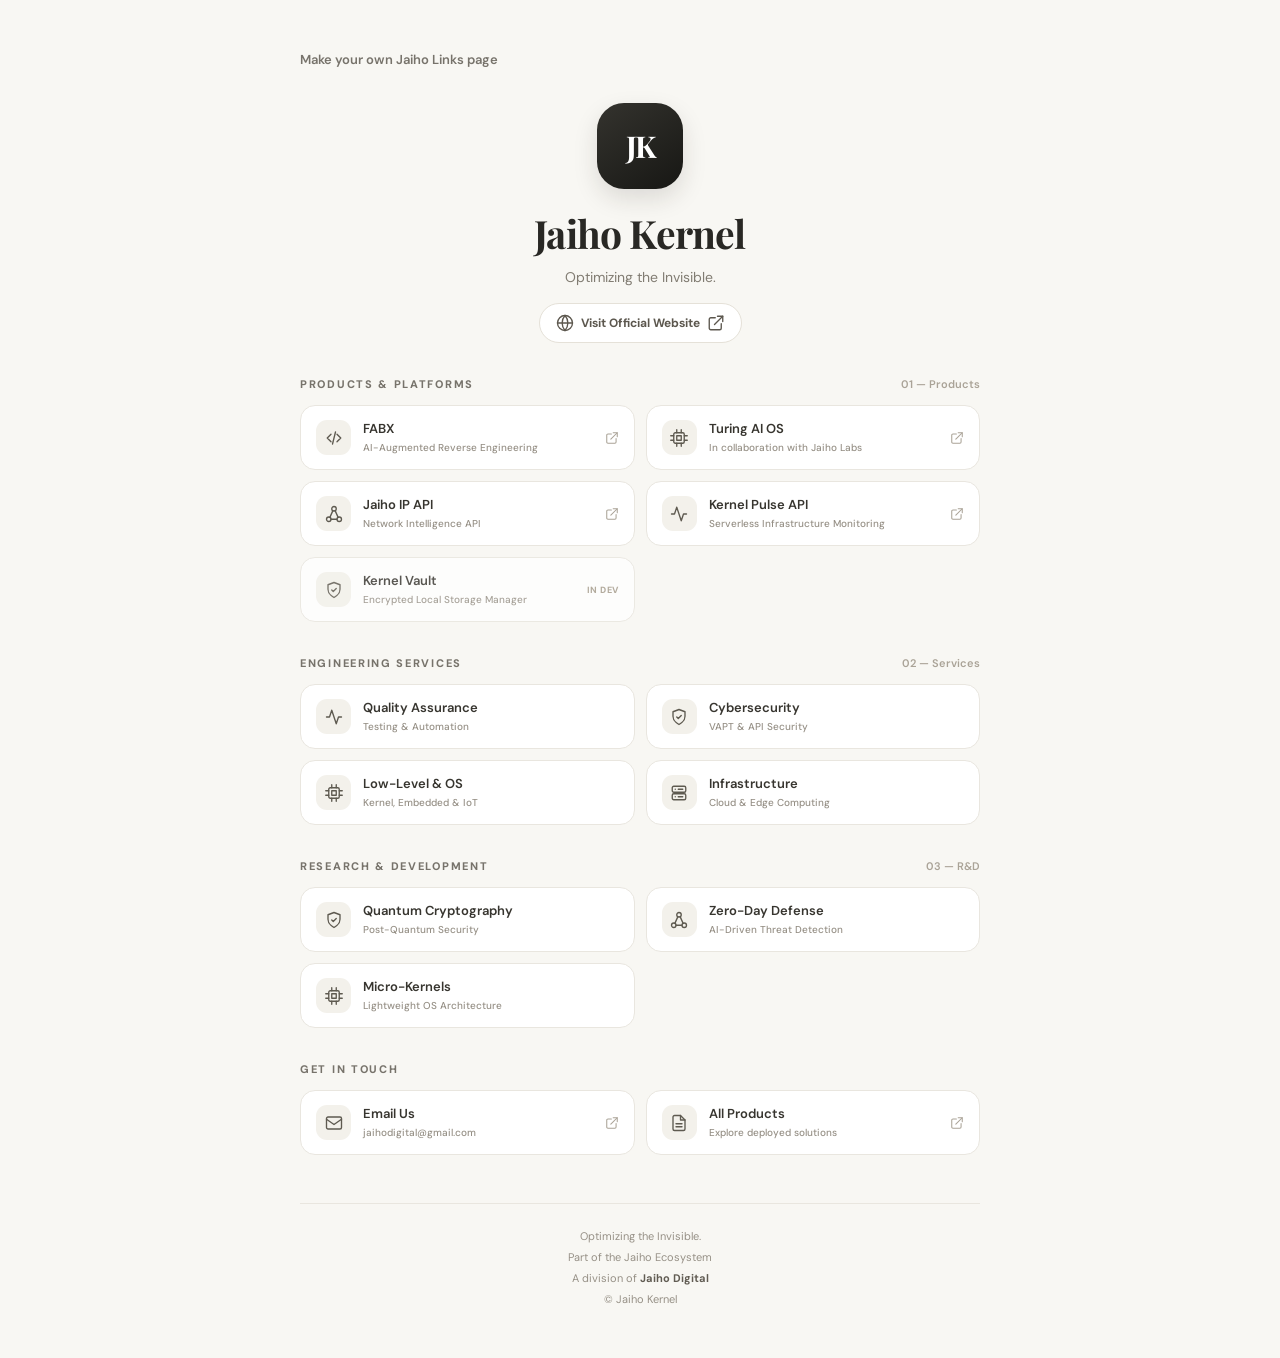
<file: jlc/jaihokernel.html>
<!DOCTYPE html>
<html lang="en">
<head>
  <meta charset="UTF-8">
  <meta name="viewport" content="width=device-width, initial-scale=1.0">
  <meta name="theme-color" content="#f8f7f3">
  <meta name="description" content="Jaiho Kernel — Optimizing the Invisible. Explore engineering products, infrastructure solutions and research.">

  <title>Jaiho Kernel | Jaiho Links</title>

  <link rel="preconnect" href="https://fonts.googleapis.com">
  <link rel="preconnect" href="https://fonts.gstatic.com" crossorigin>
  <link href="https://fonts.googleapis.com/css2?family=DM+Sans:wght@400;500;600;700;800&family=Playfair+Display:wght@600;700&display=swap" rel="stylesheet">

  <style>
    * {
      margin: 0;
      padding: 0;
      box-sizing: border-box;
    }

    body {
      min-height: 100vh;
      padding: 48px 20px;
      background: #f8f7f3;
      color: #292824;
      font-family: 'DM Sans', sans-serif;
    }

    a {
      color: inherit;
      text-decoration: none;
    }

    .container {
      width: 100%;
      max-width: 680px;
      margin: auto;
    }

    .back-link {
      display: inline-flex;
      align-items: center;
      gap: 8px;
      margin-bottom: 35px;
      color: #77736b;
      font-size: 13px;
      font-weight: 600;
      transition: color .2s;
    }

    .back-link:hover {
      color: #292824;
    }

    .profile {
      text-align: center;
      margin-bottom: 34px;
    }

    .profile-logo {
      width: 86px;
      height: 86px;
      margin: 0 auto 18px;
      display: flex;
      align-items: center;
      justify-content: center;
      border-radius: 27px;
      background: linear-gradient(145deg, #34332e, #171714);
      color: #fff;
      font-family: 'Playfair Display', serif;
      font-size: 30px;
      font-weight: 700;
      letter-spacing: -2px;
      box-shadow: 0 10px 25px rgba(35, 33, 27, .13);
    }

    .profile h1 {
      font-family: 'Playfair Display', serif;
      font-size: clamp(30px, 6vw, 39px);
      font-weight: 700;
      letter-spacing: -.8px;
    }

    .tagline {
      margin-top: 9px;
      color: #817c72;
      font-size: 14px;
    }

    .profile-link {
      display: inline-flex;
      align-items: center;
      gap: 7px;
      margin-top: 17px;
      padding: 10px 16px;
      border: 1px solid #e5e1d8;
      border-radius: 30px;
      background: #fff;
      color: #5c574e;
      font-size: 12px;
      font-weight: 700;
      transition: .2s;
    }

    .profile-link:hover {
      border-color: #bcb5a8;
      transform: translateY(-2px);
    }

    .section {
      margin-top: 34px;
    }

    .section-header {
      display: flex;
      align-items: center;
      justify-content: space-between;
      gap: 12px;
      margin-bottom: 14px;
    }

    .section-heading {
      color: #77736b;
      font-size: 11px;
      font-weight: 800;
      letter-spacing: 1.7px;
      text-transform: uppercase;
    }

    .section-count {
      color: #aaa397;
      font-size: 11px;
      font-weight: 600;
    }

    .links-grid {
      display: grid;
      grid-template-columns: repeat(2, minmax(0, 1fr));
      gap: 11px;
    }

    .link-card {
      min-height: 62px;
      display: flex;
      align-items: center;
      gap: 12px;
      padding: 14px 15px;
      border: 1px solid #e9e6df;
      border-radius: 15px;
      background: #fff;
      color: #37352f;
      font-size: 13px;
      font-weight: 600;
      transition: transform .2s, border-color .2s, box-shadow .2s;
    }

    a.link-card:hover {
      transform: translateY(-3px);
      border-color: #c9c3b8;
      box-shadow: 0 9px 22px rgba(40, 36, 27, .06);
    }

    .icon-wrap {
      width: 35px;
      height: 35px;
      flex-shrink: 0;
      display: flex;
      align-items: center;
      justify-content: center;
      border-radius: 11px;
      background: #f3f1eb;
      color: #5e5a50;
    }

    .icon {
      width: 18px;
      height: 18px;
      fill: none;
      stroke: currentColor;
      stroke-width: 1.8;
      stroke-linecap: round;
      stroke-linejoin: round;
    }

    .card-content {
      min-width: 0;
      display: flex;
      flex-direction: column;
      gap: 3px;
    }

    .card-title {
      line-height: 1.35;
    }

    .card-subtitle {
      color: #969086;
      font-size: 10px;
      font-weight: 500;
      line-height: 1.4;
    }

    .card-arrow {
      width: 14px;
      height: 14px;
      margin-left: auto;
      flex-shrink: 0;
      color: #aaa397;
    }

    .pending {
      opacity: .82;
      cursor: default;
    }

    .pending-label {
      margin-left: auto;
      color: #a49b8b;
      font-size: 9px;
      font-weight: 800;
      letter-spacing: .5px;
      white-space: nowrap;
    }

    .footer {
      margin-top: 48px;
      padding-top: 22px;
      border-top: 1px solid #e9e6df;
      text-align: center;
      color: #969086;
      font-size: 11px;
      line-height: 1.9;
    }

    .footer a {
      color: #615c53;
      font-weight: 700;
    }

    @media (max-width: 480px) {
      body {
        padding: 30px 15px;
      }

      .links-grid {
        gap: 9px;
      }

      .link-card {
        min-height: 60px;
        padding: 11px 9px;
        gap: 9px;
        font-size: 11px;
      }

      .icon-wrap {
        width: 31px;
        height: 31px;
        border-radius: 9px;
      }

      .icon {
        width: 16px;
        height: 16px;
      }

      .card-subtitle {
        font-size: 9px;
      }
    }

    @media (max-width: 350px) {
      .links-grid {
        grid-template-columns: 1fr;
      }
    }
  </style>
</head>

<body>

  <!-- Inline SVG Icons -->
  <svg xmlns="http://www.w3.org/2000/svg" style="display:none">

    <symbol id="icon-globe" viewBox="0 0 24 24">
      <circle cx="12" cy="12" r="10"/>
      <path d="M2 12h20M12 2a15 15 0 0 1 0 20M12 2a15 15 0 0 0 0 20"/>
    </symbol>

    <symbol id="icon-code" viewBox="0 0 24 24">
      <path d="m8 17-5-5 5-5M16 7l5 5-5 5M14 4l-4 16"/>
    </symbol>

    <symbol id="icon-shield" viewBox="0 0 24 24">
      <path d="M12 22s8-4 8-11V5l-8-3-8 3v6c0 7 8 11 8 11z"/>
      <path d="m9 12 2 2 4-4"/>
    </symbol>

    <symbol id="icon-activity" viewBox="0 0 24 24">
      <path d="M22 12h-4l-3 9L9 3l-3 9H2"/>
    </symbol>

    <symbol id="icon-server" viewBox="0 0 24 24">
      <rect x="3" y="3" width="18" height="8" rx="2"/>
      <rect x="3" y="13" width="18" height="8" rx="2"/>
      <path d="M7 7h.01M7 17h.01M11 7h6M11 17h6"/>
    </symbol>

    <symbol id="icon-cpu" viewBox="0 0 24 24">
      <rect x="5" y="5" width="14" height="14" rx="2"/>
      <path d="M9 9h6v6H9zM9 1v4m6-4v4M9 19v4m6-4v4M1 9h4m-4 6h4m14-6h4m-4 6h4"/>
    </symbol>

    <symbol id="icon-network" viewBox="0 0 24 24">
      <circle cx="12" cy="5" r="3"/>
      <circle cx="5" cy="19" r="3"/>
      <circle cx="19" cy="19" r="3"/>
      <path d="m10.5 7.5-4 9m7-9 4 9M8 19h8"/>
    </symbol>

    <symbol id="icon-flask" viewBox="0 0 24 24">
      <path d="M9 3h6M10 3v7l-6 10a1 1 0 0 0 1 1h14a1 1 0 0 0 1-1l-6-10V3"/>
      <path d="M7 16h10"/>
    </symbol>

    <symbol id="icon-file" viewBox="0 0 24 24">
      <path d="M14 2H6a2 2 0 0 0-2 2v16a2 2 0 0 0 2 2h12a2 2 0 0 0 2-2V8z"/>
      <path d="M14 2v6h6M8 13h8M8 17h8"/>
    </symbol>

    <symbol id="icon-mail" viewBox="0 0 24 24">
      <rect x="2" y="4" width="20" height="16" rx="2"/>
      <path d="m22 7-10 7L2 7"/>
    </symbol>

    <symbol id="icon-external" viewBox="0 0 24 24">
      <path d="M14 3h7v7"/>
      <path d="M10 14 21 3"/>
      <path d="M19 13v6a2 2 0 0 1-2 2H5a2 2 0 0 1-2-2V7a2 2 0 0 1 2-2h6"/>
    </symbol>

  </svg>

  <main class="container">

    <a href="../index.html" class="back-link">
      Make your own Jaiho Links page
    </a>

    <!-- Profile -->
    <header class="profile">

      <div class="profile-logo">JK</div>

      <h1>Jaiho Kernel</h1>

      <p class="tagline">
        Optimizing the Invisible.
      </p>

      <a class="profile-link"
         href="https://jaihokernel.onrender.com/"
         target="_blank"
         rel="noopener noreferrer">
        <svg class="icon"><use href="#icon-globe"/></svg>
        Visit Official Website
        <svg class="icon"><use href="#icon-external"/></svg>
      </a>

    </header>

    <!-- Products -->
    <section class="section">

      <div class="section-header">
        <h2 class="section-heading">Products & Platforms</h2>
        <span class="section-count">01 — Products</span>
      </div>

      <div class="links-grid">

        <a class="link-card"
           href="https://jaiho-digital.onrender.com/products_pages/fabx.html"
           target="_blank"
           rel="noopener noreferrer">
          <span class="icon-wrap">
            <svg class="icon"><use href="#icon-code"/></svg>
          </span>
          <span class="card-content">
            <span class="card-title">FABX</span>
            <span class="card-subtitle">AI-Augmented Reverse Engineering</span>
          </span>
          <svg class="icon card-arrow"><use href="#icon-external"/></svg>
        </a>

        <a class="link-card"
           href="https://turing-aios.vercel.app/"
           target="_blank"
           rel="noopener noreferrer">
          <span class="icon-wrap">
            <svg class="icon"><use href="#icon-cpu"/></svg>
          </span>
          <span class="card-content">
            <span class="card-title">Turing AI OS</span>
            <span class="card-subtitle">In collaboration with Jaiho Labs</span>
          </span>
          <svg class="icon card-arrow"><use href="#icon-external"/></svg>
        </a>

        <a class="link-card"
           href="https://jaiho-ip.vercel.app/"
           target="_blank"
           rel="noopener noreferrer">
          <span class="icon-wrap">
            <svg class="icon"><use href="#icon-network"/></svg>
          </span>
          <span class="card-content">
            <span class="card-title">Jaiho IP API</span>
            <span class="card-subtitle">Network Intelligence API</span>
          </span>
          <svg class="icon card-arrow"><use href="#icon-external"/></svg>
        </a>

        <a class="link-card"
           href="https://kernel-pulse.vercel.app/"
           target="_blank"
           rel="noopener noreferrer">
          <span class="icon-wrap">
            <svg class="icon"><use href="#icon-activity"/></svg>
          </span>
          <span class="card-content">
            <span class="card-title">Kernel Pulse API</span>
            <span class="card-subtitle">Serverless Infrastructure Monitoring</span>
          </span>
          <svg class="icon card-arrow"><use href="#icon-external"/></svg>
        </a>

        <div class="link-card pending">
          <span class="icon-wrap">
            <svg class="icon"><use href="#icon-shield"/></svg>
          </span>
          <span class="card-content">
            <span class="card-title">Kernel Vault</span>
            <span class="card-subtitle">Encrypted Local Storage Manager</span>
          </span>
          <span class="pending-label">IN DEV</span>
        </div>

      </div>
    </section>

    <!-- Services -->
    <section class="section">

      <div class="section-header">
        <h2 class="section-heading">Engineering Services</h2>
        <span class="section-count">02 — Services</span>
      </div>

      <div class="links-grid">

        <div class="link-card">
          <span class="icon-wrap">
            <svg class="icon"><use href="#icon-activity"/></svg>
          </span>
          <span class="card-content">
            <span class="card-title">Quality Assurance</span>
            <span class="card-subtitle">Testing & Automation</span>
          </span>
        </div>

        <div class="link-card">
          <span class="icon-wrap">
            <svg class="icon"><use href="#icon-shield"/></svg>
          </span>
          <span class="card-content">
            <span class="card-title">Cybersecurity</span>
            <span class="card-subtitle">VAPT & API Security</span>
          </span>
        </div>

        <div class="link-card">
          <span class="icon-wrap">
            <svg class="icon"><use href="#icon-cpu"/></svg>
          </span>
          <span class="card-content">
            <span class="card-title">Low-Level & OS</span>
            <span class="card-subtitle">Kernel, Embedded & IoT</span>
          </span>
        </div>

        <div class="link-card">
          <span class="icon-wrap">
            <svg class="icon"><use href="#icon-server"/></svg>
          </span>
          <span class="card-content">
            <span class="card-title">Infrastructure</span>
            <span class="card-subtitle">Cloud & Edge Computing</span>
          </span>
        </div>

      </div>
    </section>

    <!-- Research -->
    <section class="section">

      <div class="section-header">
        <h2 class="section-heading">Research & Development</h2>
        <span class="section-count">03 — R&D</span>
      </div>

      <div class="links-grid">

        <div class="link-card">
          <span class="icon-wrap">
            <svg class="icon"><use href="#icon-shield"/></svg>
          </span>
          <span class="card-content">
            <span class="card-title">Quantum Cryptography</span>
            <span class="card-subtitle">Post-Quantum Security</span>
          </span>
        </div>

        <div class="link-card">
          <span class="icon-wrap">
            <svg class="icon"><use href="#icon-network"/></svg>
          </span>
          <span class="card-content">
            <span class="card-title">Zero-Day Defense</span>
            <span class="card-subtitle">AI-Driven Threat Detection</span>
          </span>
        </div>

        <div class="link-card">
          <span class="icon-wrap">
            <svg class="icon"><use href="#icon-cpu"/></svg>
          </span>
          <span class="card-content">
            <span class="card-title">Micro-Kernels</span>
            <span class="card-subtitle">Lightweight OS Architecture</span>
          </span>
        </div>

      </div>
    </section>

    <!-- Contact -->
    <section class="section">

      <div class="section-header">
        <h2 class="section-heading">Get In Touch</h2>
      </div>

      <div class="links-grid">

        <a class="link-card" href="mailto:jaihodigital@gmail.com">
          <span class="icon-wrap">
            <svg class="icon"><use href="#icon-mail"/></svg>
          </span>
          <span class="card-content">
            <span class="card-title">Email Us</span>
            <span class="card-subtitle">jaihodigital@gmail.com</span>
          </span>
          <svg class="icon card-arrow"><use href="#icon-external"/></svg>
        </a>

        <a class="link-card"
           href="https://jaihokernel.onrender.com/products.html"
           target="_blank"
           rel="noopener noreferrer">
          <span class="icon-wrap">
            <svg class="icon"><use href="#icon-file"/></svg>
          </span>
          <span class="card-content">
            <span class="card-title">All Products</span>
            <span class="card-subtitle">Explore deployed solutions</span>
          </span>
          <svg class="icon card-arrow"><use href="#icon-external"/></svg>
        </a>

      </div>
    </section>

    <footer class="footer">
      <p>Optimizing the Invisible.</p>
      <p>Part of the Jaiho Ecosystem</p>
      <p>A division of
        <a href="https://jaiho-digital.onrender.com"
           target="_blank"
           rel="noopener noreferrer">Jaiho Digital</a>
      </p>
      <p>© Jaiho Kernel</p>
    </footer>

  </main>

</body>
</html>
</file>
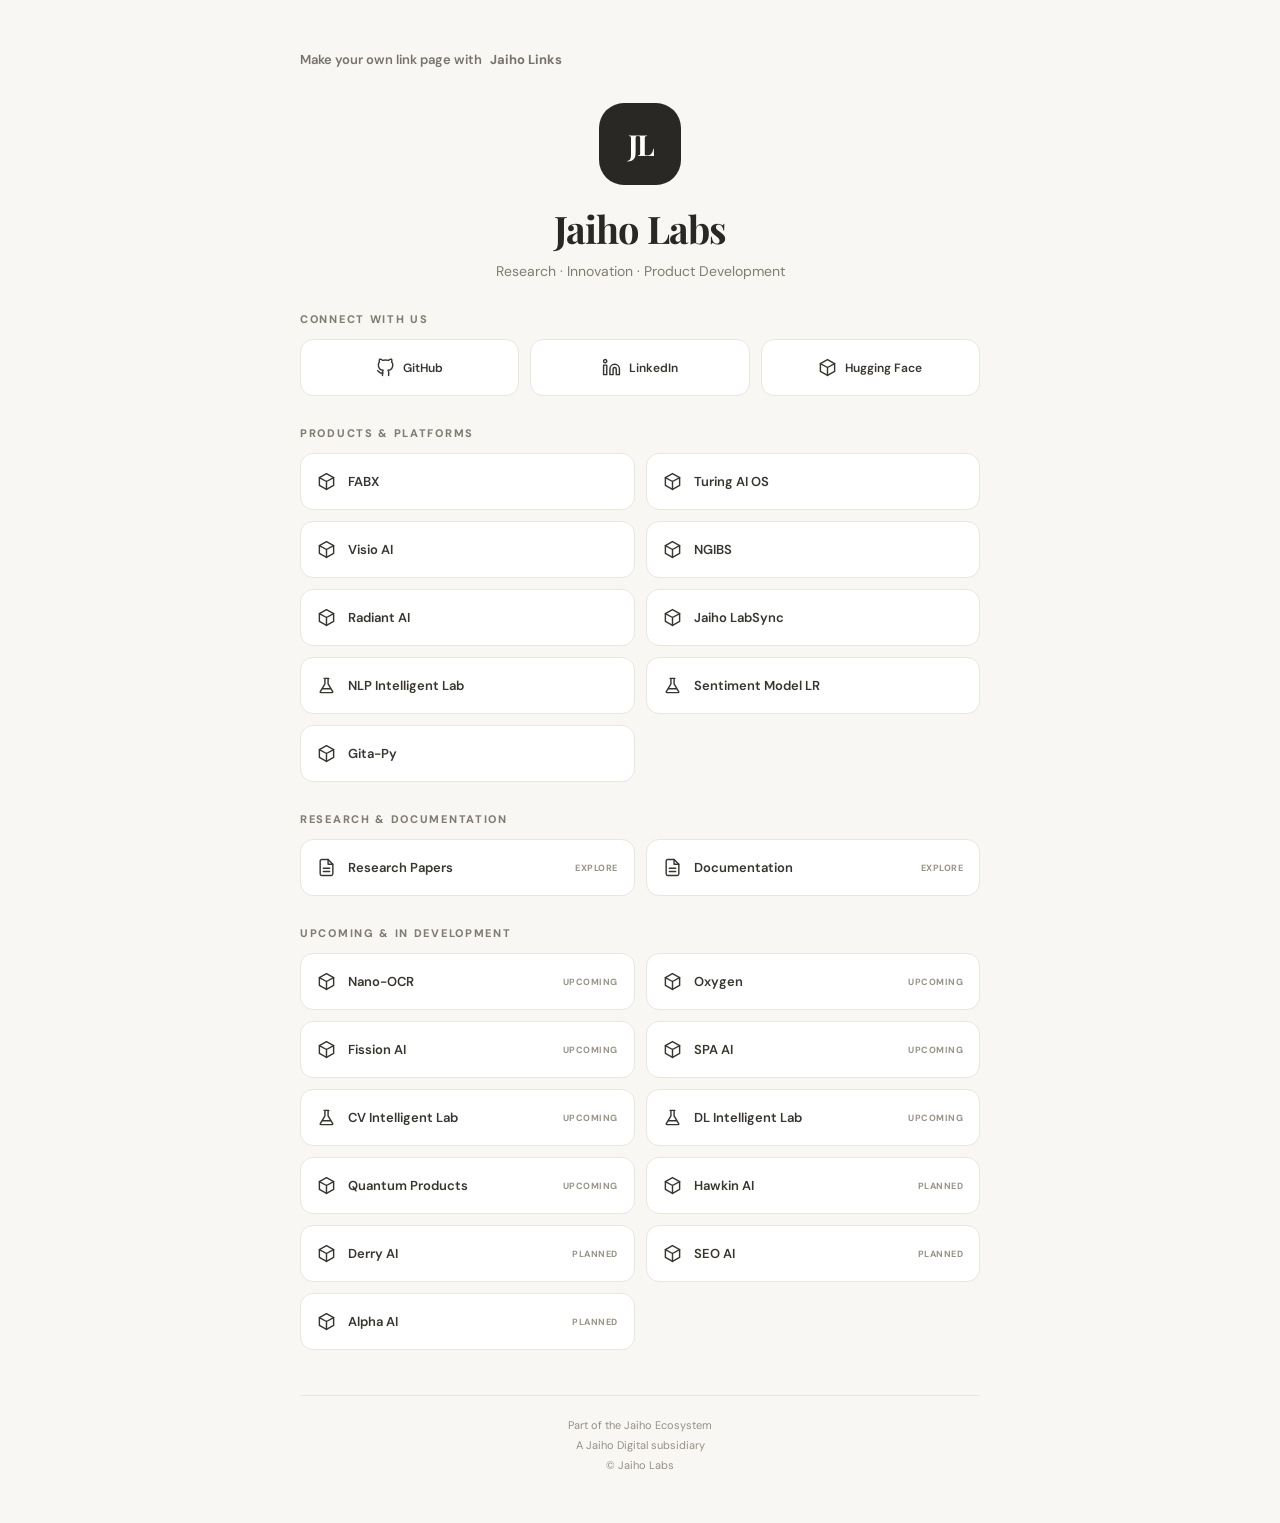
<file: jlc/jaiholabs.html>
<!DOCTYPE html>
<html lang="en">
<head>
  <meta charset="UTF-8">
  <meta name="viewport" content="width=device-width, initial-scale=1.0">
  <meta name="theme-color" content="#f8f7f3">
  <meta name="description" content="Jaiho Labs — AI, Software, Machine Learning and Research. Explore our products and projects.">
  <title>Jaiho Labs | Jaiho Links</title>

  <link rel="preconnect" href="https://fonts.googleapis.com">
  <link rel="preconnect" href="https://fonts.gstatic.com" crossorigin>
  <link href="https://fonts.googleapis.com/css2?family=DM+Sans:wght@400;500;600;700;800&family=Playfair+Display:wght@600;700&display=swap" rel="stylesheet">

  <style>
    * {
      margin: 0;
      padding: 0;
      box-sizing: border-box;
    }

    body {
      min-height: 100vh;
      padding: 48px 20px;
      background: #f8f7f3;
      color: #292824;
      font-family: 'DM Sans', sans-serif;
    }

    a {
      color: inherit;
      text-decoration: none;
    }

    .container {
      width: 100%;
      max-width: 680px;
      margin: auto;
    }

    .back-link {
      display: inline-flex;
      align-items: center;
      gap: 8px;
      margin-bottom: 35px;
      color: #77736b;
      font-size: 13px;
      font-weight: 600;
      transition: color .2s;
    }

    .back-link:hover {
      color: #292824;
    }

    .profile {
      text-align: center;
      margin-bottom: 32px;
    }

    .profile-logo {
      width: 82px;
      height: 82px;
      margin: 0 auto 18px;
      display: flex;
      align-items: center;
      justify-content: center;
      border-radius: 25px;
      background: #292824;
      color: #fff;
      font-family: 'Playfair Display', serif;
      font-size: 29px;
      font-weight: 700;
      letter-spacing: -2px;
    }

    .profile h1 {
      font-family: 'Playfair Display', serif;
      font-size: clamp(29px, 6vw, 38px);
      font-weight: 700;
      letter-spacing: -.8px;
    }

    .tagline {
      margin-top: 8px;
      color: #817c72;
      font-size: 14px;
    }

    .section {
      margin-top: 30px;
    }

    .section-heading {
      margin-bottom: 13px;
      color: #817c72;
      font-size: 11px;
      font-weight: 800;
      letter-spacing: 1.7px;
      text-transform: uppercase;
    }

    .links-grid {
      display: grid;
      grid-template-columns: repeat(2, minmax(0, 1fr));
      gap: 11px;
    }

    .link-card {
      min-height: 57px;
      display: flex;
      align-items: center;
      gap: 12px;
      padding: 14px 16px;
      border: 1px solid #e9e6df;
      border-radius: 13px;
      background: #fff;
      color: #37352f;
      font-size: 13px;
      font-weight: 600;
      transition: transform .2s, border-color .2s, box-shadow .2s;
    }

    .link-card:hover {
      transform: translateY(-2px);
      border-color: #c9c3b8;
      box-shadow: 0 7px 18px rgba(40, 36, 27, .05);
    }

    .icon {
      width: 19px;
      height: 19px;
      flex-shrink: 0;
      fill: none;
      stroke: currentColor;
      stroke-width: 1.8;
      stroke-linecap: round;
      stroke-linejoin: round;
    }

    .social-grid {
      grid-template-columns: repeat(3, minmax(0, 1fr));
    }

    .social-grid .link-card {
      justify-content: center;
      padding: 14px 9px;
      gap: 8px;
      font-size: 12px;
    }

    .status {
      margin-left: auto;
      color: #999287;
      font-size: 9px;
      font-weight: 700;
      letter-spacing: .5px;
      white-space: nowrap;
    }

    .footer {
      margin-top: 45px;
      padding-top: 20px;
      border-top: 1px solid #e9e6df;
      text-align: center;
      color: #969086;
      font-size: 11px;
      line-height: 1.8;
    }

    .footer a {
      color: #615c53;
      font-weight: 700;
    }

    @media (max-width: 480px) {
      body {
        padding: 30px 16px;
      }

      .social-grid {
        grid-template-columns: repeat(2, minmax(0, 1fr));
      }

      .links-grid {
        gap: 9px;
      }

      .link-card {
        padding: 13px 11px;
        font-size: 12px;
      }

      .status {
        font-size: 8px;
      }
    }
  </style>
</head>

<body>

  <!-- Inline SVG Icons -->
  <svg xmlns="http://www.w3.org/2000/svg" style="display:none">

    <symbol id="icon-github" viewBox="0 0 24 24">
      <path d="M9 19c-5 1.5-5-2.5-7-3m14 6v-3.9a3.4 3.4 0 0 0-.9-2.7c3-.3 6.1-1.5 6.1-6.7a5.2 5.2 0 0 0-1.4-3.6 4.8 4.8 0 0 0-.1-3.6s-1.2-.4-4 1.5a13.7 13.7 0 0 0-7.2 0C5.7 1.1 4.5 1.5 4.5 1.5a4.8 4.8 0 0 0-.1 3.6A5.2 5.2 0 0 0 3 8.7c0 5.2 3.1 6.4 6.1 6.7A3.4 3.4 0 0 0 8.2 18V22"/>
    </symbol>

    <symbol id="icon-linkedin" viewBox="0 0 24 24">
      <path d="M16 8a6 6 0 0 1 6 6v7h-4v-7a2 2 0 0 0-4 0v7h-4v-7a6 6 0 0 1 6-6z"/>
      <rect x="2" y="9" width="4" height="12"/>
      <circle cx="4" cy="4" r="2"/>
    </symbol>

    <symbol id="icon-box" viewBox="0 0 24 24">
      <path d="m12 2 9 5v10l-9 5-9-5V7z"/>
      <path d="m3 7 9 5 9-5M12 12v10"/>
    </symbol>

    <symbol id="icon-globe" viewBox="0 0 24 24">
      <circle cx="12" cy="12" r="10"/>
      <path d="M2 12h20M12 2a15 15 0 0 1 0 20M12 2a15 15 0 0 0 0 20"/>
    </symbol>

    <symbol id="icon-file" viewBox="0 0 24 24">
      <path d="M14 2H6a2 2 0 0 0-2 2v16a2 2 0 0 0 2 2h12a2 2 0 0 0 2-2V8z"/>
      <path d="M14 2v6h6M8 13h8M8 17h8"/>
    </symbol>

    <symbol id="icon-flask" viewBox="0 0 24 24">
      <path d="M9 3h6M10 3v7l-6 10a1 1 0 0 0 1 1h14a1 1 0 0 0 1-1l-6-10V3"/>
      <path d="M7 16h10"/>
    </symbol>

    <symbol id="icon-external" viewBox="0 0 24 24">
      <path d="M14 3h7v7"/>
      <path d="M10 14 21 3"/>
      <path d="M19 13v6a2 2 0 0 1-2 2H5a2 2 0 0 1-2-2V7a2 2 0 0 1 2-2h6"/>
    </symbol>

  </svg>

  <main class="container">

    <a href="../index.html" class="back-link">
      Make your own link page with <strong>Jaiho Links</strong>
    </a>

    <!-- Profile -->
    <header class="profile">
      <div class="profile-logo">JL</div>
      <h1>Jaiho Labs</h1>
      <p class="tagline">Research · Innovation · Product Development</p>
    </header>

    <!-- Social Media -->
    <section class="section">
      <h2 class="section-heading">Connect With Us</h2>

      <div class="links-grid social-grid">

        <a class="link-card" href="https://github.com/JaihoLabs" target="_blank" rel="noopener noreferrer">
          <svg class="icon"><use href="#icon-github"/></svg>
          GitHub
        </a>

        <a class="link-card" href="https://www.linkedin.com/company/jaihoailabs" target="_blank" rel="noopener noreferrer">
          <svg class="icon"><use href="#icon-linkedin"/></svg>
          LinkedIn
        </a>

        <a class="link-card" href="https://huggingface.co/jaiholabs" target="_blank" rel="noopener noreferrer">
          <svg class="icon"><use href="#icon-box"/></svg>
          Hugging Face
        </a>

      </div>
    </section>

    <!-- Products -->
    <section class="section">
      <h2 class="section-heading">Products & Platforms</h2>

      <div class="links-grid">

        <a class="link-card" href="https://jaiho-digital.onrender.com/products_pages/fabx.html" target="_blank" rel="noopener noreferrer">
          <svg class="icon"><use href="#icon-box"/></svg>
          FABX
        </a>

        <a class="link-card" href="https://turing-aios.vercel.app" target="_blank" rel="noopener noreferrer">
          <svg class="icon"><use href="#icon-box"/></svg>
          Turing AI OS
        </a>

        <a class="link-card" href="https://visio-ai.streamlit.app" target="_blank" rel="noopener noreferrer">
          <svg class="icon"><use href="#icon-box"/></svg>
          Visio AI
        </a>

        <a class="link-card" href="https://ngibs.vercel.app" target="_blank" rel="noopener noreferrer">
          <svg class="icon"><use href="#icon-box"/></svg>
          NGIBS
        </a>

        <a class="link-card" href="https://radiantai.vercel.app/" target="_blank" rel="noopener noreferrer">
          <svg class="icon"><use href="#icon-box"/></svg>
          Radiant AI
        </a>

        <a class="link-card" href="https://radiantai.vercel.app/" target="_blank" rel="noopener noreferrer">
          <svg class="icon"><use href="#icon-box"/></svg>
          Jaiho LabSync
        </a>

        <a class="link-card" href="https://huggingface.co/spaces/jaihodigital/nlp-intelligent-lab" target="_blank" rel="noopener noreferrer">
          <svg class="icon"><use href="#icon-flask"/></svg>
          NLP Intelligent Lab
        </a>

        <a class="link-card" href="https://huggingface.co/jaiholabs/sentiment-analysis-lr" target="_blank" rel="noopener noreferrer">
          <svg class="icon"><use href="#icon-flask"/></svg>
          Sentiment Model LR
        </a>

        <a class="link-card" href="https://pypi.org/project/gita-py/" target="_blank" rel="noopener noreferrer">
          <svg class="icon"><use href="#icon-box"/></svg>
          Gita-Py
        </a>

      </div>
    </section>

    <!-- Research and Documentation -->
    <section class="section">
      <h2 class="section-heading">Research & Documentation</h2>

      <div class="links-grid">

        <a class="link-card" href="https://github.com/JaihoLabs" target="_blank" rel="noopener noreferrer">
          <svg class="icon"><use href="#icon-file"/></svg>
          Research Papers
          <span class="status">EXPLORE</span>
        </a>

        <a class="link-card" href="https://github.com/JaihoLabs" target="_blank" rel="noopener noreferrer">
          <svg class="icon"><use href="#icon-file"/></svg>
          Documentation
          <span class="status">EXPLORE</span>
        </a>

      </div>
    </section>

    <!-- Upcoming Projects -->
    <section class="section">
      <h2 class="section-heading">Upcoming & In Development</h2>

      <div class="links-grid">

        <div class="link-card">
          <svg class="icon"><use href="#icon-box"/></svg>
          Nano-OCR
          <span class="status">UPCOMING</span>
        </div>

        <div class="link-card">
          <svg class="icon"><use href="#icon-box"/></svg>
          Oxygen
          <span class="status">UPCOMING</span>
        </div>

        <div class="link-card">
          <svg class="icon"><use href="#icon-box"/></svg>
          Fission AI
          <span class="status">UPCOMING</span>
        </div>

        <div class="link-card">
          <svg class="icon"><use href="#icon-box"/></svg>
          SPA AI
          <span class="status">UPCOMING</span>
        </div>

        <div class="link-card">
          <svg class="icon"><use href="#icon-flask"/></svg>
          CV Intelligent Lab
          <span class="status">UPCOMING</span>
        </div>

        <div class="link-card">
          <svg class="icon"><use href="#icon-flask"/></svg>
          DL Intelligent Lab
          <span class="status">UPCOMING</span>
        </div>

        <div class="link-card">
          <svg class="icon"><use href="#icon-box"/></svg>
          Quantum Products
          <span class="status">UPCOMING</span>
        </div>

        <div class="link-card">
          <svg class="icon"><use href="#icon-box"/></svg>
          Hawkin AI
          <span class="status">PLANNED</span>
        </div>

        <div class="link-card">
          <svg class="icon"><use href="#icon-box"/></svg>
          Derry AI
          <span class="status">PLANNED</span>
        </div>

        <div class="link-card">
          <svg class="icon"><use href="#icon-box"/></svg>
          SEO AI
          <span class="status">PLANNED</span>
        </div>

        <div class="link-card">
          <svg class="icon"><use href="#icon-box"/></svg>
          Alpha AI
          <span class="status">PLANNED</span>
        </div>

      </div>
    </section>

    <footer class="footer">
      <p>Part of the Jaiho Ecosystem</p>
      <p>A Jaiho Digital subsidiary</p>
      <p>© Jaiho Labs</p>
    </footer>

  </main>

</body>
</html>
</file>
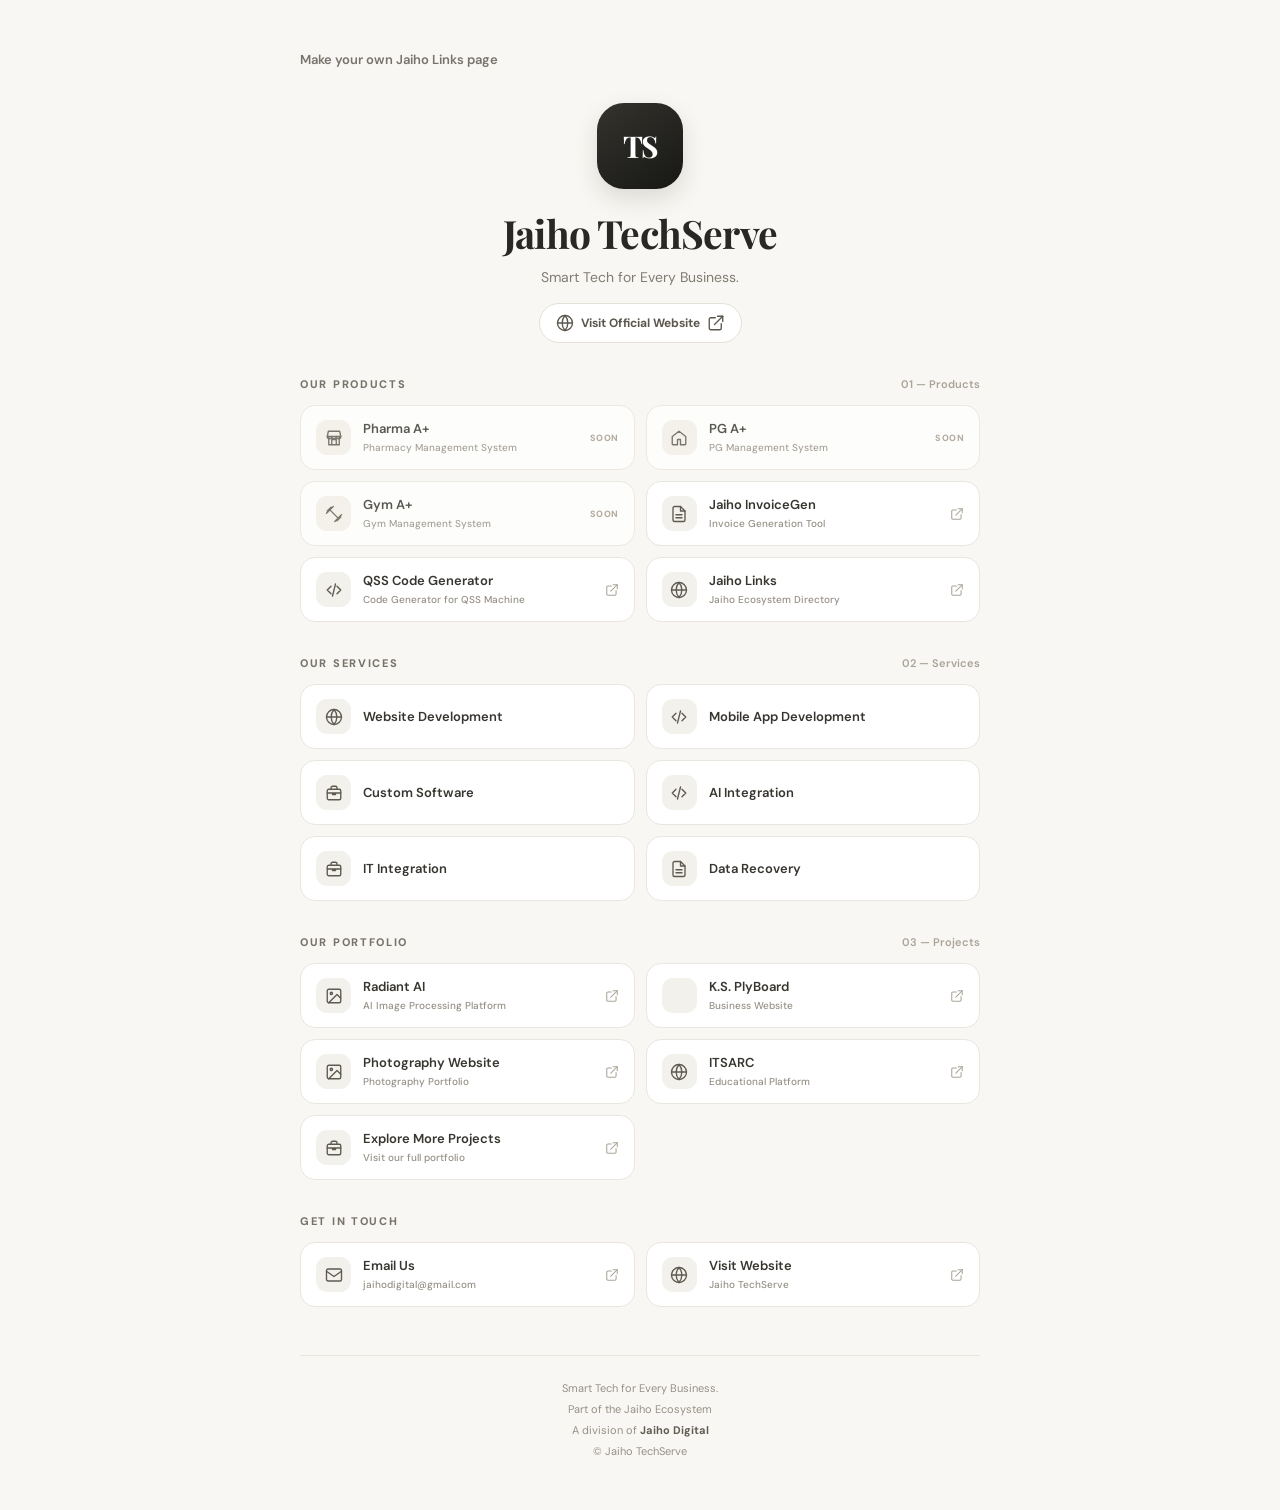
<file: jlc/jaihotechserve.html>
<!DOCTYPE html>
<html lang="en">
<head>
  <meta charset="UTF-8">
  <meta name="viewport" content="width=device-width, initial-scale=1.0">
  <meta name="theme-color" content="#f8f7f3">
  <meta name="description" content="Jaiho TechServe — Smart Tech for Every Business. Explore our products, services and portfolio.">
  <title>Jaiho TechServe | Jaiho Links</title>

  <link rel="preconnect" href="https://fonts.googleapis.com">
  <link rel="preconnect" href="https://fonts.gstatic.com" crossorigin>
  <link href="https://fonts.googleapis.com/css2?family=DM+Sans:wght@400;500;600;700;800&family=Playfair+Display:wght@600;700&display=swap" rel="stylesheet">

  <style>
    * {
      margin: 0;
      padding: 0;
      box-sizing: border-box;
    }

    body {
      min-height: 100vh;
      padding: 48px 20px;
      background: #f8f7f3;
      color: #292824;
      font-family: 'DM Sans', sans-serif;
    }

    a {
      color: inherit;
      text-decoration: none;
    }

    .container {
      width: 100%;
      max-width: 680px;
      margin: auto;
    }

    .back-link {
      display: inline-flex;
      align-items: center;
      gap: 8px;
      margin-bottom: 35px;
      color: #77736b;
      font-size: 13px;
      font-weight: 600;
      transition: color .2s;
    }

    .back-link:hover {
      color: #292824;
    }

    .profile {
      text-align: center;
      margin-bottom: 34px;
    }

    .profile-logo {
      width: 86px;
      height: 86px;
      margin: 0 auto 18px;
      display: flex;
      align-items: center;
      justify-content: center;
      border-radius: 27px;
      background: linear-gradient(145deg, #34332e, #171714);
      color: #fff;
      font-family: 'Playfair Display', serif;
      font-size: 30px;
      font-weight: 700;
      letter-spacing: -2px;
      box-shadow: 0 10px 25px rgba(35, 33, 27, .13);
    }

    .profile h1 {
      font-family: 'Playfair Display', serif;
      font-size: clamp(30px, 6vw, 39px);
      font-weight: 700;
      letter-spacing: -.8px;
    }

    .tagline {
      margin-top: 9px;
      color: #817c72;
      font-size: 14px;
    }

    .profile-link {
      display: inline-flex;
      align-items: center;
      gap: 7px;
      margin-top: 17px;
      padding: 10px 16px;
      border: 1px solid #e5e1d8;
      border-radius: 30px;
      background: #fff;
      color: #5c574e;
      font-size: 12px;
      font-weight: 700;
      transition: .2s;
    }

    .profile-link:hover {
      border-color: #bcb5a8;
      transform: translateY(-2px);
    }

    .section {
      margin-top: 34px;
    }

    .section-header {
      display: flex;
      align-items: center;
      justify-content: space-between;
      gap: 12px;
      margin-bottom: 14px;
    }

    .section-heading {
      color: #77736b;
      font-size: 11px;
      font-weight: 800;
      letter-spacing: 1.7px;
      text-transform: uppercase;
    }

    .section-count {
      color: #aaa397;
      font-size: 11px;
      font-weight: 600;
    }

    .links-grid {
      display: grid;
      grid-template-columns: repeat(2, minmax(0, 1fr));
      gap: 11px;
    }

    .link-card {
      min-height: 62px;
      display: flex;
      align-items: center;
      gap: 12px;
      padding: 14px 15px;
      border: 1px solid #e9e6df;
      border-radius: 15px;
      background: #fff;
      color: #37352f;
      font-size: 13px;
      font-weight: 600;
      transition: transform .2s, border-color .2s, box-shadow .2s;
    }

    a.link-card:hover {
      transform: translateY(-3px);
      border-color: #c9c3b8;
      box-shadow: 0 9px 22px rgba(40, 36, 27, .06);
    }

    .icon-wrap {
      width: 35px;
      height: 35px;
      flex-shrink: 0;
      display: flex;
      align-items: center;
      justify-content: center;
      border-radius: 11px;
      background: #f3f1eb;
      color: #5e5a50;
    }

    .icon {
      width: 18px;
      height: 18px;
      fill: none;
      stroke: currentColor;
      stroke-width: 1.8;
      stroke-linecap: round;
      stroke-linejoin: round;
    }

    .card-content {
      min-width: 0;
      display: flex;
      flex-direction: column;
      gap: 3px;
    }

    .card-title {
      line-height: 1.35;
    }

    .card-subtitle {
      color: #969086;
      font-size: 10px;
      font-weight: 500;
      line-height: 1.4;
    }

    .card-arrow {
      width: 14px;
      height: 14px;
      margin-left: auto;
      flex-shrink: 0;
      color: #aaa397;
    }

    .pending {
      opacity: .82;
      cursor: default;
    }

    .pending .icon-wrap {
      background: #f3f0e8;
    }

    .pending-label {
      margin-left: auto;
      color: #a49b8b;
      font-size: 9px;
      font-weight: 800;
      letter-spacing: .5px;
      white-space: nowrap;
    }

    .footer {
      margin-top: 48px;
      padding-top: 22px;
      border-top: 1px solid #e9e6df;
      text-align: center;
      color: #969086;
      font-size: 11px;
      line-height: 1.9;
    }

    .footer a {
      color: #615c53;
      font-weight: 700;
    }

    @media (max-width: 480px) {
      body {
        padding: 30px 15px;
      }

      .links-grid {
        gap: 9px;
      }

      .link-card {
        min-height: 60px;
        padding: 11px 9px;
        gap: 9px;
        font-size: 11px;
      }

      .icon-wrap {
        width: 31px;
        height: 31px;
        border-radius: 9px;
      }

      .icon {
        width: 16px;
        height: 16px;
      }

      .card-subtitle {
        font-size: 9px;
      }

      .pending-label {
        font-size: 8px;
      }
    }

    @media (max-width: 350px) {
      .links-grid {
        grid-template-columns: 1fr;
      }
    }
  </style>
</head>

<body>

  <!-- Inline SVG Icons -->
  <svg xmlns="http://www.w3.org/2000/svg" style="display:none">

    <symbol id="icon-globe" viewBox="0 0 24 24">
      <circle cx="12" cy="12" r="10"/>
      <path d="M2 12h20M12 2a15 15 0 0 1 0 20M12 2a15 15 0 0 0 0 20"/>
    </symbol>

    <symbol id="icon-code" viewBox="0 0 24 24">
      <path d="m8 17-5-5 5-5M16 7l5 5-5 5M14 4l-4 16"/>
    </symbol>

    <symbol id="icon-file" viewBox="0 0 24 24">
      <path d="M14 2H6a2 2 0 0 0-2 2v16a2 2 0 0 0 2 2h12a2 2 0 0 0 2-2V8z"/>
      <path d="M14 2v6h6M8 13h8M8 17h8"/>
    </symbol>

    <symbol id="icon-store" viewBox="0 0 24 24">
      <path d="M3 10h18l-1.5-7h-15z"/>
      <path d="M5 10v11h14V10M9 21v-7h6v7"/>
      <path d="M3 10a3 3 0 0 0 6 0 3 3 0 0 0 6 0 3 3 0 0 0 6 0"/>
    </symbol>

    <symbol id="icon-home" viewBox="0 0 24 24">
      <path d="m3 10 9-7 9 7v10a1 1 0 0 1-1 1h-6v-7h-4v7H4a1 1 0 0 1-1-1z"/>
    </symbol>

    <symbol id="icon-dumbbell" viewBox="0 0 24 24">
      <path d="m6.5 6.5 11 11M3 8l5-5M16 21l5-5M2 11l9-9M13 22l9-9"/>
    </symbol>

    <symbol id="icon-briefcase" viewBox="0 0 24 24">
      <rect x="3" y="7" width="18" height="14" rx="2"/>
      <path d="M8 7V5a2 2 0 0 1 2-2h4a2 2 0 0 1 2 2v2M3 12h18M10 12v2h4v-2"/>
    </symbol>

    <symbol id="icon-image" viewBox="0 0 24 24">
      <rect x="3" y="3" width="18" height="18" rx="2"/>
      <circle cx="8.5" cy="8.5" r="1.5"/>
      <path d="m21 15-5-5L5 21"/>
    </symbol>

    <symbol id="icon-mail" viewBox="0 0 24 24">
      <rect x="2" y="4" width="20" height="16" rx="2"/>
      <path d="m22 7-10 7L2 7"/>
    </symbol>

    <symbol id="icon-external" viewBox="0 0 24 24">
      <path d="M14 3h7v7"/>
      <path d="M10 14 21 3"/>
      <path d="M19 13v6a2 2 0 0 1-2 2H5a2 2 0 0 1-2-2V7a2 2 0 0 1 2-2h6"/>
    </symbol>

  </svg>

  <main class="container">

    <a href="../index.html" class="back-link">
      Make your own Jaiho Links page
    </a>

    <!-- Profile -->
    <header class="profile">
      <div class="profile-logo">TS</div>

      <h1>Jaiho TechServe</h1>

      <p class="tagline">
        Smart Tech for Every Business.
      </p>

      <a class="profile-link"
         href="https://jaihotechserve.onrender.com/"
         target="_blank"
         rel="noopener noreferrer">
        <svg class="icon"><use href="#icon-globe"/></svg>
        Visit Official Website
        <svg class="icon"><use href="#icon-external"/></svg>
      </a>
    </header>

    <!-- Products -->
    <section class="section">

      <div class="section-header">
        <h2 class="section-heading">Our Products</h2>
        <span class="section-count">01 — Products</span>
      </div>

      <div class="links-grid">

        <div class="link-card pending">
          <span class="icon-wrap">
            <svg class="icon"><use href="#icon-store"/></svg>
          </span>
          <span class="card-content">
            <span class="card-title">Pharma A+</span>
            <span class="card-subtitle">Pharmacy Management System</span>
          </span>
          <span class="pending-label">SOON</span>
        </div>

        <div class="link-card pending">
          <span class="icon-wrap">
            <svg class="icon"><use href="#icon-home"/></svg>
          </span>
          <span class="card-content">
            <span class="card-title">PG A+</span>
            <span class="card-subtitle">PG Management System</span>
          </span>
          <span class="pending-label">SOON</span>
        </div>

        <div class="link-card pending">
          <span class="icon-wrap">
            <svg class="icon"><use href="#icon-dumbbell"/></svg>
          </span>
          <span class="card-content">
            <span class="card-title">Gym A+</span>
            <span class="card-subtitle">Gym Management System</span>
          </span>
          <span class="pending-label">SOON</span>
        </div>

        <a class="link-card"
           href="https://jaiho-invoicegen.vercel.app/"
           target="_blank"
           rel="noopener noreferrer">
          <span class="icon-wrap">
            <svg class="icon"><use href="#icon-file"/></svg>
          </span>
          <span class="card-content">
            <span class="card-title">Jaiho InvoiceGen</span>
            <span class="card-subtitle">Invoice Generation Tool</span>
          </span>
          <svg class="icon card-arrow"><use href="#icon-external"/></svg>
        </a>

        <a class="link-card"
           href="https://jaiholabs.w3spaces.com/"
           target="_blank"
           rel="noopener noreferrer">
          <span class="icon-wrap">
            <svg class="icon"><use href="#icon-code"/></svg>
          </span>
          <span class="card-content">
            <span class="card-title">QSS Code Generator</span>
            <span class="card-subtitle">Code Generator for QSS Machine</span>
          </span>
          <svg class="icon card-arrow"><use href="#icon-external"/></svg>
        </a>

        <a class="link-card"
           href="https://jaiholinks.vercel.app/"
           target="_blank"
           rel="noopener noreferrer">
          <span class="icon-wrap">
            <svg class="icon"><use href="#icon-globe"/></svg>
          </span>
          <span class="card-content">
            <span class="card-title">Jaiho Links</span>
            <span class="card-subtitle">Jaiho Ecosystem Directory</span>
          </span>
          <svg class="icon card-arrow"><use href="#icon-external"/></svg>
        </a>

      </div>
    </section>

    <!-- Services -->
    <section class="section">

      <div class="section-header">
        <h2 class="section-heading">Our Services</h2>
        <span class="section-count">02 — Services</span>
      </div>

      <div class="links-grid">

        <div class="link-card">
          <span class="icon-wrap">
            <svg class="icon"><use href="#icon-globe"/></svg>
          </span>
          <span class="card-content">
            <span class="card-title">Website Development</span>
          </span>
        </div>

        <div class="link-card">
          <span class="icon-wrap">
            <svg class="icon"><use href="#icon-code"/></svg>
          </span>
          <span class="card-content">
            <span class="card-title">Mobile App Development</span>
          </span>
        </div>

        <div class="link-card">
          <span class="icon-wrap">
            <svg class="icon"><use href="#icon-briefcase"/></svg>
          </span>
          <span class="card-content">
            <span class="card-title">Custom Software</span>
          </span>
        </div>

        <div class="link-card">
          <span class="icon-wrap">
            <svg class="icon"><use href="#icon-code"/></svg>
          </span>
          <span class="card-content">
            <span class="card-title">AI Integration</span>
          </span>
        </div>

        <div class="link-card">
          <span class="icon-wrap">
            <svg class="icon"><use href="#icon-briefcase"/></svg>
          </span>
          <span class="card-content">
            <span class="card-title">IT Integration</span>
          </span>
        </div>

        <div class="link-card">
          <span class="icon-wrap">
            <svg class="icon"><use href="#icon-file"/></svg>
          </span>
          <span class="card-content">
            <span class="card-title">Data Recovery</span>
          </span>
        </div>

      </div>
    </section>

    <!-- Portfolio -->
    <section class="section">

      <div class="section-header">
        <h2 class="section-heading">Our Portfolio</h2>
        <span class="section-count">03 — Projects</span>
      </div>

      <div class="links-grid">

        <a class="link-card"
           href="https://radiantai.vercel.app/"
           target="_blank"
           rel="noopener noreferrer">
          <span class="icon-wrap">
            <svg class="icon"><use href="#icon-image"/></svg>
          </span>
          <span class="card-content">
            <span class="card-title">Radiant AI</span>
            <span class="card-subtitle">AI Image Processing Platform</span>
          </span>
          <svg class="icon card-arrow"><use href="#icon-external"/></svg>
        </a>

        <a class="link-card"
           href="https://ksplyboard.vercel.app/"
           target="_blank"
           rel="noopener noreferrer">
          <span class="icon-wrap">
            <svg class="icon"><use href="#icon-building"/></svg>
          </span>
          <span class="card-content">
            <span class="card-title">K.S. PlyBoard</span>
            <span class="card-subtitle">Business Website</span>
          </span>
          <svg class="icon card-arrow"><use href="#icon-external"/></svg>
        </a>

        <a class="link-card"
           href="https://kalra-photography.vercel.app/"
           target="_blank"
           rel="noopener noreferrer">
          <span class="icon-wrap">
            <svg class="icon"><use href="#icon-image"/></svg>
          </span>
          <span class="card-content">
            <span class="card-title">Photography Website</span>
            <span class="card-subtitle">Photography Portfolio</span>
          </span>
          <svg class="icon card-arrow"><use href="#icon-external"/></svg>
        </a>

        <a class="link-card"
           href="https://itsarc.w3spaces.com/itsarc2.html?fname=&lname="
           target="_blank"
           rel="noopener noreferrer">
          <span class="icon-wrap">
            <svg class="icon"><use href="#icon-globe"/></svg>
          </span>
          <span class="card-content">
            <span class="card-title">ITSARC</span>
            <span class="card-subtitle">Educational Platform</span>
          </span>
          <svg class="icon card-arrow"><use href="#icon-external"/></svg>
        </a>

        <a class="link-card"
           href="https://jaihotechserve.onrender.com/"
           target="_blank"
           rel="noopener noreferrer">
          <span class="icon-wrap">
            <svg class="icon"><use href="#icon-briefcase"/></svg>
          </span>
          <span class="card-content">
            <span class="card-title">Explore More Projects</span>
            <span class="card-subtitle">Visit our full portfolio</span>
          </span>
          <svg class="icon card-arrow"><use href="#icon-external"/></svg>
        </a>

      </div>
    </section>

    <!-- Contact -->
    <section class="section">

      <div class="section-header">
        <h2 class="section-heading">Get In Touch</h2>
      </div>

      <div class="links-grid">

        <a class="link-card" href="mailto:jaihodigital@gmail.com">
          <span class="icon-wrap">
            <svg class="icon"><use href="#icon-mail"/></svg>
          </span>
          <span class="card-content">
            <span class="card-title">Email Us</span>
            <span class="card-subtitle">jaihodigital@gmail.com</span>
          </span>
          <svg class="icon card-arrow"><use href="#icon-external"/></svg>
        </a>

        <a class="link-card"
           href="https://jaihotechserve.onrender.com/"
           target="_blank"
           rel="noopener noreferrer">
          <span class="icon-wrap">
            <svg class="icon"><use href="#icon-globe"/></svg>
          </span>
          <span class="card-content">
            <span class="card-title">Visit Website</span>
            <span class="card-subtitle">Jaiho TechServe</span>
          </span>
          <svg class="icon card-arrow"><use href="#icon-external"/></svg>
        </a>

      </div>
    </section>

    <footer class="footer">
      <p>Smart Tech for Every Business.</p>
      <p>Part of the Jaiho Ecosystem</p>
      <p>A division of
        <a href="https://jaiho-digital.onrender.com"
           target="_blank"
           rel="noopener noreferrer">Jaiho Digital</a>
      </p>
      <p>© Jaiho TechServe</p>
    </footer>

  </main>

</body>
</html>
</file>
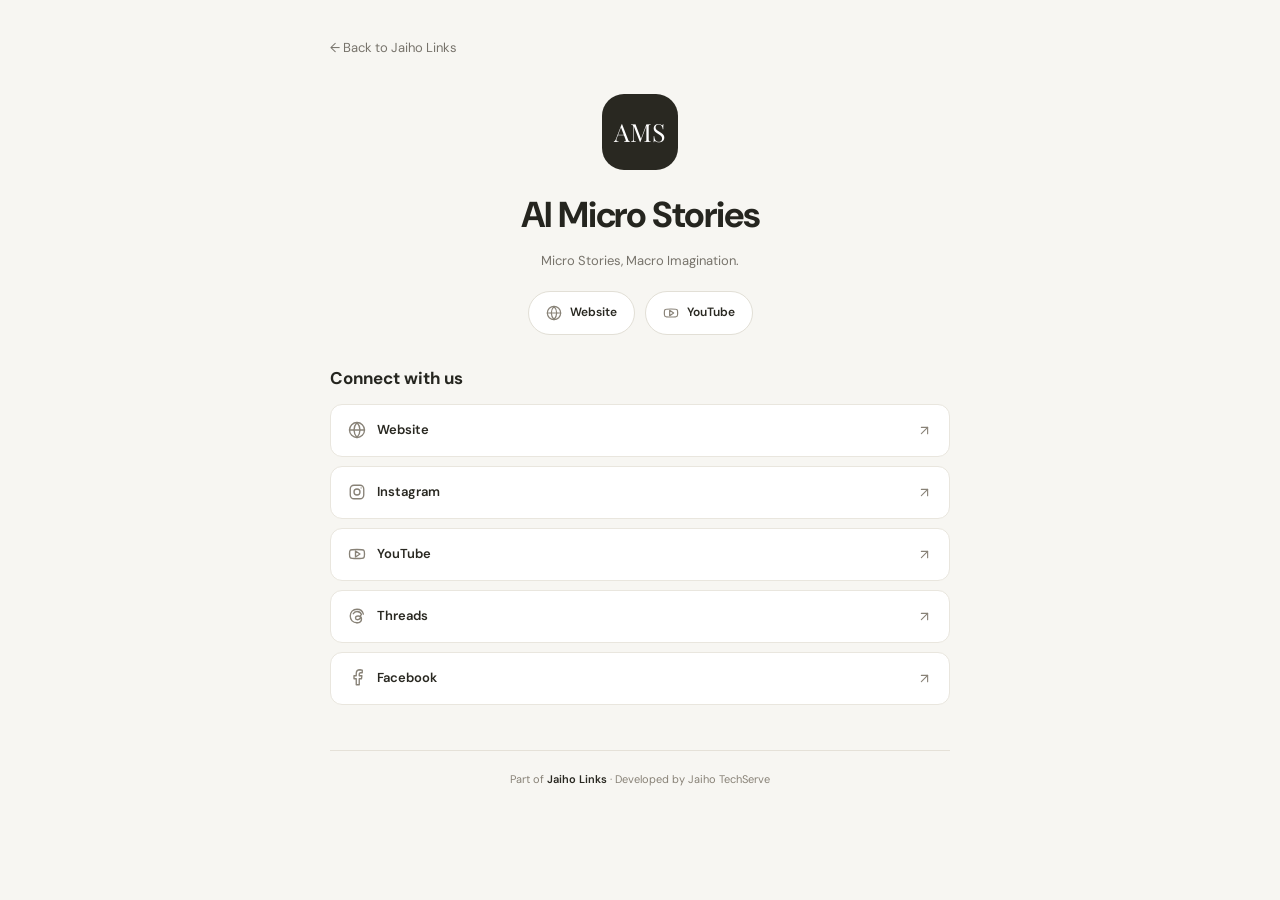
<file: jlp/aimicrostories.html>
<!DOCTYPE html>
<html lang="en">
<head>
    <meta charset="UTF-8">
    <meta name="viewport" content="width=device-width, initial-scale=1.0">

    <title>AI Micro Stories | Jaiho Links</title>
    <meta name="description" content="Official links of AI Micro Stories. Micro Stories, Macro Imagination.">

    <link rel="stylesheet" href="../style.css">

    <link rel="preconnect" href="https://fonts.googleapis.com">
    <link rel="preconnect" href="https://fonts.gstatic.com" crossorigin>
    <link href="https://fonts.googleapis.com/css2?family=DM+Sans:wght@400;500;600;700;800&family=Playfair+Display:wght@400;500&display=swap" rel="stylesheet">

    <style>
        body {
            background: #f7f6f2;
        }

        .links-page {
            width: min(100% - 32px, 620px);
            margin: 0 auto;
            padding: 35px 0 55px;
        }

        .links-top {
            margin-bottom: 35px;
        }

        .links-top a {
            color: #77736b;
            font-size: 13px;
            text-decoration: none;
        }

        .profile {
            text-align: center;
            margin-bottom: 30px;
        }

        .profile-logo {
            width: 76px;
            height: 76px;
            border-radius: 22px;
            background: #292821;
            color: white;
            display: grid;
            place-items: center;
            margin: 0 auto 16px;
            font-family: "Playfair Display", serif;
            font-size: 25px;
        }

        .profile h1 {
            font-size: clamp(27px, 6vw, 36px);
            margin: 0 0 7px;
            letter-spacing: -1.2px;
        }

        .profile p {
            color: #77736b;
            font-size: 13px;
            margin: 0 0 20px;
        }

        .profile-actions {
            display: flex;
            justify-content: center;
            gap: 10px;
            flex-wrap: wrap;
        }

        .profile-actions a {
            display: inline-flex;
            align-items: center;
            gap: 8px;
            padding: 11px 17px;
            border: 1px solid #e2dfd6;
            border-radius: 30px;
            color: #292821;
            text-decoration: none;
            font-size: 12px;
            font-weight: 600;
            background: white;
        }

        .profile-actions a:hover {
            background: #292821;
            color: white;
        }

        .brand-section {
            margin-top: 30px;
        }

        .brand-heading {
            font-size: 17px;
            margin: 0 0 12px;
            font-weight: 700;
        }

        .brand-links {
            display: grid;
            gap: 9px;
        }

        .brand-link {
            display: flex;
            justify-content: space-between;
            align-items: center;
            gap: 12px;
            min-height: 53px;
            padding: 0 17px;
            background: #fff;
            border: 1px solid #e9e6de;
            border-radius: 12px;
            color: #292821;
            text-decoration: none;
            font-size: 13px;
            font-weight: 600;
            transition: .2s ease;
        }

        .brand-link:hover {
            border-color: #c77a51;
            transform: translateY(-2px);
        }

        .brand-link span {
            display: flex;
            align-items: center;
            gap: 11px;
        }

        .icon {
            width: 18px;
            height: 18px;
            flex-shrink: 0;
            color: #888277;
            fill: none;
            stroke: currentColor;
            stroke-width: 1.8;
            stroke-linecap: round;
            stroke-linejoin: round;
        }

        .brand-link .external {
            width: 15px;
            height: 15px;
        }

        .profile-actions .icon {
            width: 16px;
            height: 16px;
        }

        .links-footer {
            text-align: center;
            margin-top: 45px;
            padding-top: 20px;
            border-top: 1px solid #e5e1d8;
            color: #888277;
            font-size: 11px;
        }

        .links-footer a {
            color: #292821;
            text-decoration: none;
            font-weight: 600;
        }

        @media (max-width: 480px) {
            .links-page {
                padding-top: 22px;
            }

            .links-top {
                margin-bottom: 28px;
            }

            .brand-link {
                min-height: 50px;
                padding: 0 13px;
            }

            .brand-section {
                margin-top: 25px;
            }
        }
    </style>
</head>

<body>

    <!-- INLINE SVG ICONS -->
    <svg xmlns="http://www.w3.org/2000/svg" style="display:none">

        <symbol id="icon-globe" viewBox="0 0 24 24">
            <circle cx="12" cy="12" r="10"/>
            <path d="M2 12h20"/>
            <path d="M12 2a15.3 15.3 0 0 1 4 10 15.3 15.3 0 0 1-4 10 15.3 15.3 0 0 1-4-10 15.3 15.3 0 0 1 4-10z"/>
        </symbol>

        <symbol id="icon-instagram" viewBox="0 0 24 24">
            <rect x="3" y="3" width="18" height="18" rx="5"/>
            <circle cx="12" cy="12" r="4"/>
            <circle cx="17.5" cy="6.5" r="0.8" fill="currentColor" stroke="none"/>
        </symbol>

        <symbol id="icon-youtube" viewBox="0 0 24 24">
            <path d="M22 12s0-4-1-5-4-1-9-1-8 0-9 1-1 5-1 5 0 4 1 5 4 1 9 1 8 0 9-1 1-5 1-5z"/>
            <path d="m10 8 6 4-6 4z"/>
        </symbol>

        <symbol id="icon-facebook" viewBox="0 0 24 24">
            <path d="M15 21v-8h3l.5-4H15V7c0-1.2.4-2 2-2h2V1.4A25 25 0 0 0 16 1c-3 0-5 1.8-5 5v3H8v4h3v8z"/>
        </symbol>

        <symbol id="icon-threads" viewBox="0 0 24 24">
            <path d="M12 21c-5.5 0-9-3.7-9-9s3.5-9 9-9c4.6 0 7.5 2.5 8.5 6.5"/>
            <path d="M12 21c3.5 0 6-2 6-5 0-2.5-1.8-4-4.5-4-2 0-3.5 1-3.5 2.8 0 1.5 1 2.2 2.5 2.2 2.8 0 4.5-2.5 4.5-6"/>
            <path d="M7 9c1-2 3-3 5-3 3 0 5 1.5 6 4"/>
        </symbol>

        <symbol id="icon-external" viewBox="0 0 24 24">
            <path d="M7 17 17 7"/>
            <path d="M7 7h10v10"/>
        </symbol>

    </svg>

    <main class="links-page">

        <div class="links-top">
            <a href="../index.html">← Back to Jaiho Links</a>
        </div>

        <!-- PRODUCT PROFILE -->
        <header class="profile">

            <div class="profile-logo">AMS</div>

            <h1>AI Micro Stories</h1>

            <p>Micro Stories, Macro Imagination.</p>

            <div class="profile-actions">

                <a href="https://aimicrostories.vercel.app/" target="_blank" rel="noopener noreferrer">
                    <svg class="icon"><use href="#icon-globe"/></svg>
                    Website
                </a>

                <a href="https://www.youtube.com/@aimicrostories" target="_blank" rel="noopener noreferrer">
                    <svg class="icon"><use href="#icon-youtube"/></svg>
                    YouTube
                </a>

            </div>
        </header>

        <!-- SOCIAL LINKS -->
        <section class="brand-section">

            <h2 class="brand-heading">Connect with us</h2>

            <div class="brand-links">

                <a class="brand-link" href="https://aimicrostories.vercel.app/" target="_blank" rel="noopener noreferrer">
                    <span>
                        <svg class="icon"><use href="#icon-globe"/></svg>
                        Website
                    </span>
                    <svg class="icon external"><use href="#icon-external"/></svg>
                </a>

                <a class="brand-link" href="https://www.instagram.com/aimicrostories" target="_blank" rel="noopener noreferrer">
                    <span>
                        <svg class="icon"><use href="#icon-instagram"/></svg>
                        Instagram
                    </span>
                    <svg class="icon external"><use href="#icon-external"/></svg>
                </a>

                <a class="brand-link" href="https://www.youtube.com/@aimicrostories" target="_blank" rel="noopener noreferrer">
                    <span>
                        <svg class="icon"><use href="#icon-youtube"/></svg>
                        YouTube
                    </span>
                    <svg class="icon external"><use href="#icon-external"/></svg>
                </a>

                <a class="brand-link" href="https://www.threads.com/@aimicrostories" target="_blank" rel="noopener noreferrer">
                    <span>
                        <svg class="icon"><use href="#icon-threads"/></svg>
                        Threads
                    </span>
                    <svg class="icon external"><use href="#icon-external"/></svg>
                </a>

                <a class="brand-link" href="https://www.facebook.com/people/AI-Micro-Stories/61588365518687/" target="_blank" rel="noopener noreferrer">
                    <span>
                        <svg class="icon"><use href="#icon-facebook"/></svg>
                        Facebook
                    </span>
                    <svg class="icon external"><use href="#icon-external"/></svg>
                </a>

            </div>
        </section>

        <footer class="links-footer">
            Part of <a href="../index.html">Jaiho Links</a>
            · Developed by Jaiho TechServe
        </footer>

    </main>

</body>
</html>
</file>
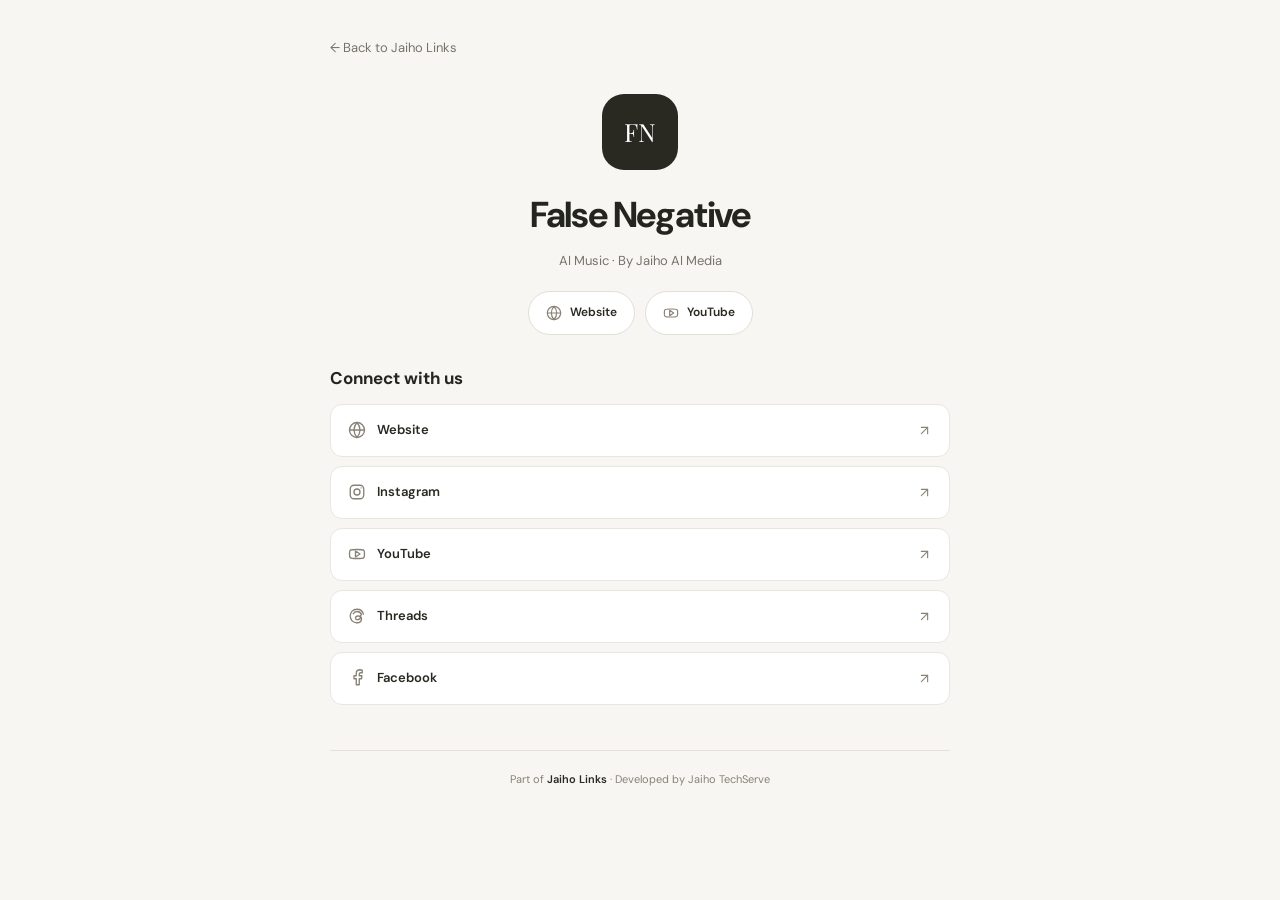
<file: jlp/falsenegative.html>
<!DOCTYPE html>
<html lang="en">
<head>
    <meta charset="UTF-8">
    <meta name="viewport" content="width=device-width, initial-scale=1.0">

    <title>False Negative | Jaiho Links</title>
    <meta name="description" content="Official links of False Negative by Jaiho AI Media.">

    <link rel="stylesheet" href="../style.css">

    <link rel="preconnect" href="https://fonts.googleapis.com">
    <link rel="preconnect" href="https://fonts.gstatic.com" crossorigin>
    <link href="https://fonts.googleapis.com/css2?family=DM+Sans:wght@400;500;600;700;800&family=Playfair+Display:wght@400;500&display=swap" rel="stylesheet">

    <style>
        body {
            background: #f7f6f2;
        }

        .links-page {
            width: min(100% - 32px, 620px);
            margin: 0 auto;
            padding: 35px 0 55px;
        }

        .links-top {
            margin-bottom: 35px;
        }

        .links-top a {
            color: #77736b;
            font-size: 13px;
            text-decoration: none;
        }

        .profile {
            text-align: center;
            margin-bottom: 30px;
        }

        .profile-logo {
            width: 76px;
            height: 76px;
            border-radius: 22px;
            background: #292821;
            color: white;
            display: grid;
            place-items: center;
            margin: 0 auto 16px;
            font-family: "Playfair Display", serif;
            font-size: 25px;
        }

        .profile h1 {
            font-size: clamp(27px, 6vw, 36px);
            margin: 0 0 7px;
            letter-spacing: -1.2px;
        }

        .profile p {
            color: #77736b;
            font-size: 13px;
            margin: 0 0 20px;
        }

        .profile-actions {
            display: flex;
            justify-content: center;
            gap: 10px;
            flex-wrap: wrap;
        }

        .profile-actions a {
            display: inline-flex;
            align-items: center;
            gap: 8px;
            padding: 11px 17px;
            border: 1px solid #e2dfd6;
            border-radius: 30px;
            color: #292821;
            text-decoration: none;
            font-size: 12px;
            font-weight: 600;
            background: white;
        }

        .profile-actions a:hover {
            background: #292821;
            color: white;
        }

        .brand-section {
            margin-top: 30px;
        }

        .brand-heading {
            font-size: 17px;
            margin: 0 0 12px;
            font-weight: 700;
        }

        .brand-links {
            display: grid;
            gap: 9px;
        }

        .brand-link {
            display: flex;
            justify-content: space-between;
            align-items: center;
            gap: 12px;
            min-height: 53px;
            padding: 0 17px;
            background: #fff;
            border: 1px solid #e9e6de;
            border-radius: 12px;
            color: #292821;
            text-decoration: none;
            font-size: 13px;
            font-weight: 600;
            transition: .2s ease;
        }

        .brand-link:hover {
            border-color: #c77a51;
            transform: translateY(-2px);
        }

        .brand-link span {
            display: flex;
            align-items: center;
            gap: 11px;
        }

        .icon {
            width: 18px;
            height: 18px;
            flex-shrink: 0;
            color: #888277;
            fill: none;
            stroke: currentColor;
            stroke-width: 1.8;
            stroke-linecap: round;
            stroke-linejoin: round;
        }

        .brand-link .external {
            width: 15px;
            height: 15px;
        }

        .profile-actions .icon {
            width: 16px;
            height: 16px;
        }

        .links-footer {
            text-align: center;
            margin-top: 45px;
            padding-top: 20px;
            border-top: 1px solid #e5e1d8;
            color: #888277;
            font-size: 11px;
        }

        .links-footer a {
            color: #292821;
            text-decoration: none;
            font-weight: 600;
        }

        @media (max-width: 480px) {
            .links-page {
                padding-top: 22px;
            }

            .links-top {
                margin-bottom: 28px;
            }

            .brand-link {
                min-height: 50px;
                padding: 0 13px;
            }

            .brand-section {
                margin-top: 25px;
            }
        }
    </style>
</head>

<body>

    <!-- INLINE SVG ICONS -->
    <svg xmlns="http://www.w3.org/2000/svg" style="display:none">

        <symbol id="icon-globe" viewBox="0 0 24 24">
            <circle cx="12" cy="12" r="10"/>
            <path d="M2 12h20"/>
            <path d="M12 2a15.3 15.3 0 0 1 4 10 15.3 15.3 0 0 1-4 10 15.3 15.3 0 0 1-4-10 15.3 15.3 0 0 1 4-10z"/>
        </symbol>

        <symbol id="icon-instagram" viewBox="0 0 24 24">
            <rect x="3" y="3" width="18" height="18" rx="5"/>
            <circle cx="12" cy="12" r="4"/>
            <circle cx="17.5" cy="6.5" r="0.8" fill="currentColor" stroke="none"/>
        </symbol>

        <symbol id="icon-youtube" viewBox="0 0 24 24">
            <path d="M22 12s0-4-1-5-4-1-9-1-8 0-9 1-1 5-1 5 0 4 1 5 4 1 9 1 8 0 9-1 1-5 1-5z"/>
            <path d="m10 8 6 4-6 4z"/>
        </symbol>

        <symbol id="icon-facebook" viewBox="0 0 24 24">
            <path d="M15 21v-8h3l.5-4H15V7c0-1.2.4-2 2-2h2V1.4A25 25 0 0 0 16 1c-3 0-5 1.8-5 5v3H8v4h3v8z"/>
        </symbol>

        <symbol id="icon-threads" viewBox="0 0 24 24">
            <path d="M12 21c-5.5 0-9-3.7-9-9s3.5-9 9-9c4.6 0 7.5 2.5 8.5 6.5"/>
            <path d="M12 21c3.5 0 6-2 6-5 0-2.5-1.8-4-4.5-4-2 0-3.5 1-3.5 2.8 0 1.5 1 2.2 2.5 2.2 2.8 0 4.5-2.5 4.5-6"/>
            <path d="M7 9c1-2 3-3 5-3 3 0 5 1.5 6 4"/>
        </symbol>

        <symbol id="icon-external" viewBox="0 0 24 24">
            <path d="M7 17 17 7"/>
            <path d="M7 7h10v10"/>
        </symbol>

    </svg>

    <main class="links-page">

        <div class="links-top">
            <a href="../index.html">← Back to Jaiho Links</a>
        </div>

        <!-- PRODUCT PROFILE -->
        <header class="profile">

            <div class="profile-logo">FN</div>

            <h1>False Negative</h1>

            <p>AI Music · By Jaiho AI Media</p>

            <div class="profile-actions">

                <a href="https://falsenegative.vercel.app/" target="_blank" rel="noopener noreferrer">
                    <svg class="icon"><use href="#icon-globe"/></svg>
                    Website
                </a>

                <a href="https://www.youtube.com/falsenegative" target="_blank" rel="noopener noreferrer">
                    <svg class="icon"><use href="#icon-youtube"/></svg>
                    YouTube
                </a>

            </div>
        </header>

        <!-- SOCIAL LINKS -->
        <section class="brand-section">

            <h2 class="brand-heading">Connect with us</h2>

            <div class="brand-links">

                <a class="brand-link" href="https://falsenegative.vercel.app/" target="_blank" rel="noopener noreferrer">
                    <span>
                        <svg class="icon"><use href="#icon-globe"/></svg>
                        Website
                    </span>
                    <svg class="icon external"><use href="#icon-external"/></svg>
                </a>

                <a class="brand-link" href="https://www.instagram.com/false.negative.ai" target="_blank" rel="noopener noreferrer">
                    <span>
                        <svg class="icon"><use href="#icon-instagram"/></svg>
                        Instagram
                    </span>
                    <svg class="icon external"><use href="#icon-external"/></svg>
                </a>

                <a class="brand-link" href="https://www.youtube.com/falsenegative" target="_blank" rel="noopener noreferrer">
                    <span>
                        <svg class="icon"><use href="#icon-youtube"/></svg>
                        YouTube
                    </span>
                    <svg class="icon external"><use href="#icon-external"/></svg>
                </a>

                <a class="brand-link" href="https://www.threads.com/@false.negative.ai" target="_blank" rel="noopener noreferrer">
                    <span>
                        <svg class="icon"><use href="#icon-threads"/></svg>
                        Threads
                    </span>
                    <svg class="icon external"><use href="#icon-external"/></svg>
                </a>

                <a class="brand-link" href="https://www.facebook.com/falsenegative.ai" target="_blank" rel="noopener noreferrer">
                    <span>
                        <svg class="icon"><use href="#icon-facebook"/></svg>
                        Facebook
                    </span>
                    <svg class="icon external"><use href="#icon-external"/></svg>
                </a>

            </div>
        </section>

        <footer class="links-footer">
            Part of <a href="../index.html">Jaiho Links</a>
            · Developed by Jaiho TechServe
        </footer>

    </main>

</body>
</html>
</file>
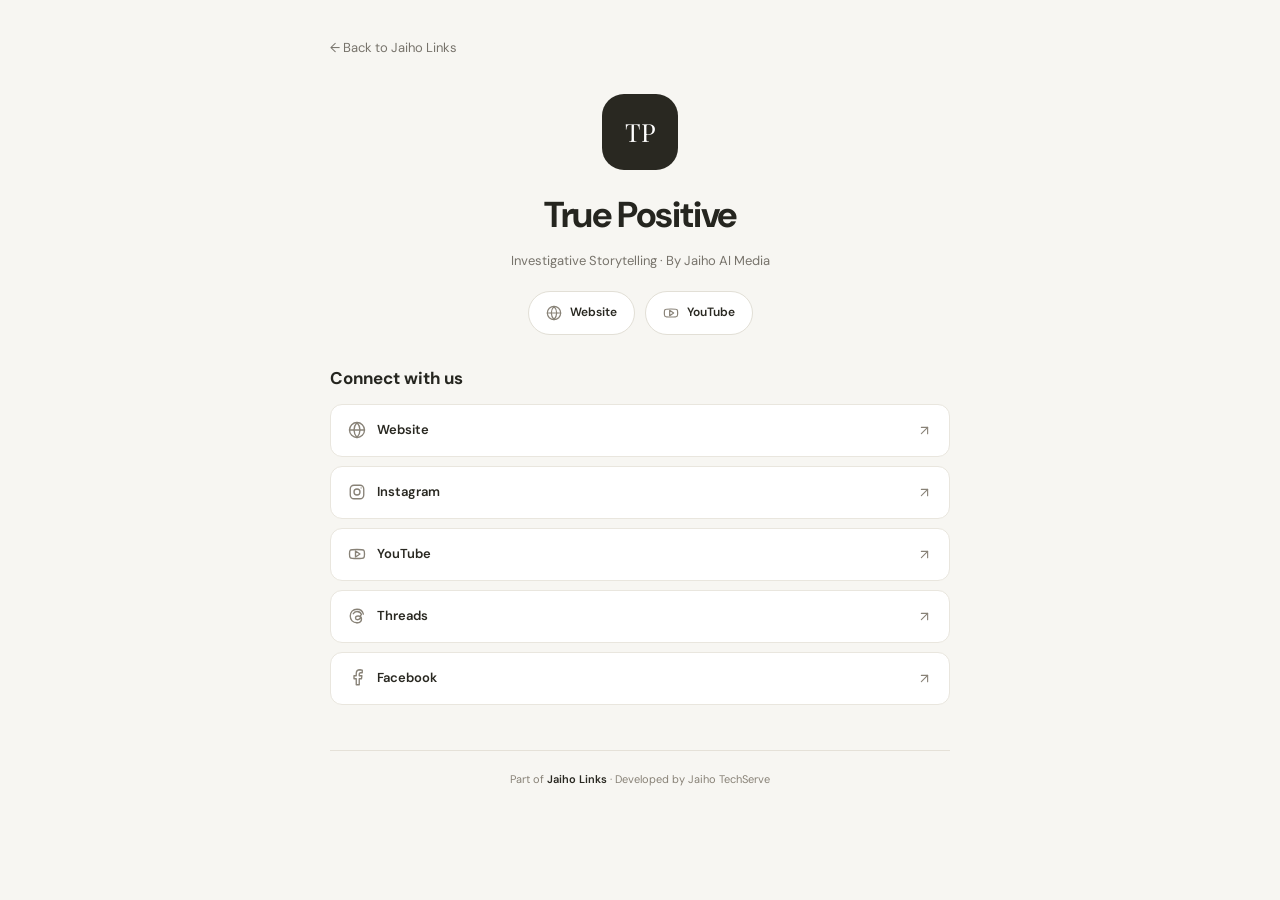
<file: jlp/truepositive.html>
<!DOCTYPE html>
<html lang="en">
<head>
    <meta charset="UTF-8">
    <meta name="viewport" content="width=device-width, initial-scale=1.0">

    <title>True Positive | Jaiho Links</title>
    <meta name="description" content="Official links of True Positive by Jaiho AI Media.">

    <link rel="stylesheet" href="../style.css">

    <link rel="preconnect" href="https://fonts.googleapis.com">
    <link rel="preconnect" href="https://fonts.gstatic.com" crossorigin>
    <link href="https://fonts.googleapis.com/css2?family=DM+Sans:wght@400;500;600;700;800&family=Playfair+Display:wght@400;500&display=swap" rel="stylesheet">

    <style>
        body {
            background: #f7f6f2;
        }

        .links-page {
            width: min(100% - 32px, 620px);
            margin: 0 auto;
            padding: 35px 0 55px;
        }

        .links-top {
            margin-bottom: 35px;
        }

        .links-top a {
            color: #77736b;
            font-size: 13px;
            text-decoration: none;
        }

        .profile {
            text-align: center;
            margin-bottom: 30px;
        }

        .profile-logo {
            width: 76px;
            height: 76px;
            border-radius: 22px;
            background: #292821;
            color: white;
            display: grid;
            place-items: center;
            margin: 0 auto 16px;
            font-family: "Playfair Display", serif;
            font-size: 25px;
        }

        .profile h1 {
            font-size: clamp(27px, 6vw, 36px);
            margin: 0 0 7px;
            letter-spacing: -1.2px;
        }

        .profile p {
            color: #77736b;
            font-size: 13px;
            margin: 0 0 20px;
        }

        .profile-actions {
            display: flex;
            justify-content: center;
            gap: 10px;
            flex-wrap: wrap;
        }

        .profile-actions a {
            display: inline-flex;
            align-items: center;
            gap: 8px;
            padding: 11px 17px;
            border: 1px solid #e2dfd6;
            border-radius: 30px;
            color: #292821;
            text-decoration: none;
            font-size: 12px;
            font-weight: 600;
            background: white;
        }

        .profile-actions a:hover {
            background: #292821;
            color: white;
        }

        .brand-section {
            margin-top: 30px;
        }

        .brand-heading {
            font-size: 17px;
            margin: 0 0 12px;
            font-weight: 700;
        }

        .brand-links {
            display: grid;
            gap: 9px;
        }

        .brand-link {
            display: flex;
            justify-content: space-between;
            align-items: center;
            gap: 12px;
            min-height: 53px;
            padding: 0 17px;
            background: #fff;
            border: 1px solid #e9e6de;
            border-radius: 12px;
            color: #292821;
            text-decoration: none;
            font-size: 13px;
            font-weight: 600;
            transition: .2s ease;
        }

        .brand-link:hover {
            border-color: #c77a51;
            transform: translateY(-2px);
        }

        .brand-link span {
            display: flex;
            align-items: center;
            gap: 11px;
        }

        .icon {
            width: 18px;
            height: 18px;
            flex-shrink: 0;
            color: #888277;
            fill: none;
            stroke: currentColor;
            stroke-width: 1.8;
            stroke-linecap: round;
            stroke-linejoin: round;
        }

        .brand-link .external {
            width: 15px;
            height: 15px;
        }

        .profile-actions .icon {
            width: 16px;
            height: 16px;
        }

        .links-footer {
            text-align: center;
            margin-top: 45px;
            padding-top: 20px;
            border-top: 1px solid #e5e1d8;
            color: #888277;
            font-size: 11px;
        }

        .links-footer a {
            color: #292821;
            text-decoration: none;
            font-weight: 600;
        }

        @media (max-width: 480px) {
            .links-page {
                padding-top: 22px;
            }

            .links-top {
                margin-bottom: 28px;
            }

            .brand-link {
                min-height: 50px;
                padding: 0 13px;
            }

            .brand-section {
                margin-top: 25px;
            }
        }
    </style>
</head>

<body>

    <!-- INLINE SVG ICONS -->
    <svg xmlns="http://www.w3.org/2000/svg" style="display:none">

        <symbol id="icon-globe" viewBox="0 0 24 24">
            <circle cx="12" cy="12" r="10"/>
            <path d="M2 12h20"/>
            <path d="M12 2a15.3 15.3 0 0 1 4 10 15.3 15.3 0 0 1-4 10 15.3 15.3 0 0 1-4-10 15.3 15.3 0 0 1 4-10z"/>
        </symbol>

        <symbol id="icon-instagram" viewBox="0 0 24 24">
            <rect x="3" y="3" width="18" height="18" rx="5"/>
            <circle cx="12" cy="12" r="4"/>
            <circle cx="17.5" cy="6.5" r="0.8" fill="currentColor" stroke="none"/>
        </symbol>

        <symbol id="icon-youtube" viewBox="0 0 24 24">
            <path d="M22 12s0-4-1-5-4-1-9-1-8 0-9 1-1 5-1 5 0 4 1 5 4 1 9 1 8 0 9-1 1-5 1-5z"/>
            <path d="m10 8 6 4-6 4z"/>
        </symbol>

        <symbol id="icon-facebook" viewBox="0 0 24 24">
            <path d="M15 21v-8h3l.5-4H15V7c0-1.2.4-2 2-2h2V1.4A25 25 0 0 0 16 1c-3 0-5 1.8-5 5v3H8v4h3v8z"/>
        </symbol>

        <symbol id="icon-threads" viewBox="0 0 24 24">
            <path d="M12 21c-5.5 0-9-3.7-9-9s3.5-9 9-9c4.6 0 7.5 2.5 8.5 6.5"/>
            <path d="M12 21c3.5 0 6-2 6-5 0-2.5-1.8-4-4.5-4-2 0-3.5 1-3.5 2.8 0 1.5 1 2.2 2.5 2.2 2.8 0 4.5-2.5 4.5-6"/>
            <path d="M7 9c1-2 3-3 5-3 3 0 5 1.5 6 4"/>
        </symbol>

        <symbol id="icon-external" viewBox="0 0 24 24">
            <path d="M7 17 17 7"/>
            <path d="M7 7h10v10"/>
        </symbol>

    </svg>

    <main class="links-page">

        <div class="links-top">
            <a href="../index.html">← Back to Jaiho Links</a>
        </div>

        <!-- PRODUCT PROFILE -->
        <header class="profile">

            <div class="profile-logo">TP</div>

            <h1>True Positive</h1>

            <p>Investigative Storytelling · By Jaiho AI Media</p>

            <div class="profile-actions">

                <a href="https://true-positive.vercel.app/" target="_blank" rel="noopener noreferrer">
                    <svg class="icon"><use href="#icon-globe"/></svg>
                    Website
                </a>

                <a href="https://www.youtube.com/@true-positive" target="_blank" rel="noopener noreferrer">
                    <svg class="icon"><use href="#icon-youtube"/></svg>
                    YouTube
                </a>

            </div>
        </header>

        <!-- SOCIAL LINKS -->
        <section class="brand-section">

            <h2 class="brand-heading">Connect with us</h2>

            <div class="brand-links">

                <a class="brand-link" href="https://true-positive.vercel.app/" target="_blank" rel="noopener noreferrer">
                    <span>
                        <svg class="icon"><use href="#icon-globe"/></svg>
                        Website
                    </span>
                    <svg class="icon external"><use href="#icon-external"/></svg>
                </a>

                <a class="brand-link" href="https://www.instagram.com/true.positive.7/" target="_blank" rel="noopener noreferrer">
                    <span>
                        <svg class="icon"><use href="#icon-instagram"/></svg>
                        Instagram
                    </span>
                    <svg class="icon external"><use href="#icon-external"/></svg>
                </a>

                <a class="brand-link" href="https://www.youtube.com/@true-positive" target="_blank" rel="noopener noreferrer">
                    <span>
                        <svg class="icon"><use href="#icon-youtube"/></svg>
                        YouTube
                    </span>
                    <svg class="icon external"><use href="#icon-external"/></svg>
                </a>

                <a class="brand-link" href="https://www.threads.com/@true.positive.7" target="_blank" rel="noopener noreferrer">
                    <span>
                        <svg class="icon"><use href="#icon-threads"/></svg>
                        Threads
                    </span>
                    <svg class="icon external"><use href="#icon-external"/></svg>
                </a>

                <a class="brand-link" href="https://www.facebook.com/people/True-Positive/61588286412927/" target="_blank" rel="noopener noreferrer">
                    <span>
                        <svg class="icon"><use href="#icon-facebook"/></svg>
                        Facebook
                    </span>
                    <svg class="icon external"><use href="#icon-external"/></svg>
                </a>

            </div>
        </section>

        <footer class="links-footer">
            Part of <a href="../index.html">Jaiho Links</a>
            · Developed by Jaiho TechServe
        </footer>

    </main>

</body>
</html>
</file>
<file: style.css>
/* =========================================================
   JAIHO LINKS
   Developed by Jaiho TechServe
   Global Design System
   ========================================================= */

/* -------------------------
   1. ROOT & DESIGN TOKENS
------------------------- */

:root {
    --background: #f8f7f3;
    --surface: #ffffff;
    --surface-soft: #f0efe9;

    --text-primary: #25251f;
    --text-secondary: #77776e;
    --text-muted: #a3a197;

    --border: #e8e6de;
    --border-strong: #d9d7ce;

    --accent: #a36f4f;
    --accent-soft: #f0e7df;

    --success: #557b61;

    --font-primary: 'DM Sans', sans-serif;
    --font-editorial: 'Playfair Display', serif;

    --container-width: 1080px;
    --content-width: 680px;

    --radius-small: 8px;
    --radius-medium: 14px;
    --radius-large: 22px;
    --radius-pill: 100px;

    --transition: 220ms ease;
    --shadow-soft: 0 8px 30px rgba(35, 34, 28, 0.035);
}


/* -------------------------
   2. RESET
------------------------- */

* {
    margin: 0;
    padding: 0;
    box-sizing: border-box;
}

html {
    scroll-behavior: smooth;
    scroll-padding-top: 90px;
}

body {
    min-height: 100vh;
    background: var(--background);
    color: var(--text-primary);
    font-family: var(--font-primary);
    font-size: 15px;
    line-height: 1.6;
    -webkit-font-smoothing: antialiased;
    text-rendering: optimizeLegibility;
}

a {
    color: inherit;
    text-decoration: none;
}

button,
input {
    font: inherit;
}

button {
    cursor: pointer;
}

img {
    display: block;
    max-width: 100%;
}

ul {
    list-style: none;
}

::selection {
    background: #e8d5c4;
    color: var(--text-primary);
}


/* -------------------------
   3. GLOBAL LAYOUT
------------------------- */

.container {
    width: min(
        calc(100% - 48px),
        var(--container-width)
    );
    margin-inline: auto;
}

.content-container {
    width: min(
        calc(100% - 48px),
        var(--content-width)
    );
    margin-inline: auto;
}

.section {
    padding-block: 64px;
}

.section-header {
    display: flex;
    align-items: center;
    justify-content: space-between;
    gap: 20px;
    margin-bottom: 24px;
}

.section-title {
    font-size: 19px;
    font-weight: 600;
    letter-spacing: -0.6px;
}

.section-description {
    margin-top: 5px;
    color: var(--text-secondary);
    font-size: 13px;
}


/* -------------------------
   4. NAVIGATION
------------------------- */

.navbar {
    position: sticky;
    top: 0;
    z-index: 100;
    width: 100%;
    background: rgba(248, 247, 243, 0.92);
    border-bottom: 1px solid var(--border);
    backdrop-filter: blur(14px);
    -webkit-backdrop-filter: blur(14px);
}

.navbar-inner {
    min-height: 76px;
    display: flex;
    align-items: center;
    justify-content: space-between;
}

.brand {
    display: inline-flex;
    align-items: center;
    gap: 10px;
    font-size: 19px;
    font-weight: 700;
    letter-spacing: -1px;
}

.brand-mark {
    width: 33px;
    height: 33px;
    display: grid;
    place-items: center;
    background: var(--text-primary);
    color: #fff;
    border-radius: 9px;
    font-family: var(--font-editorial);
    font-size: 19px;
}

.brand-text {
    letter-spacing: -1px;
}

.brand-text span {
    color: var(--accent);
}

.nav-links {
    display: flex;
    align-items: center;
    gap: 28px;
}

.nav-links a {
    color: var(--text-secondary);
    font-size: 13px;
    transition: color var(--transition);
}

.nav-links a:hover {
    color: var(--text-primary);
}

.nav-external {
    display: inline-flex;
    align-items: center;
    gap: 6px;
}


/* -------------------------
   5. HERO
------------------------- */

.hero {
    padding-block: 100px 76px;
    text-align: center;
}

.hero-label {
    display: inline-flex;
    align-items: center;
    gap: 8px;
    padding: 7px 13px;
    border: 1px solid var(--border);
    border-radius: var(--radius-pill);
    color: var(--text-secondary);
    font-size: 11px;
    letter-spacing: 1px;
    text-transform: uppercase;
}

.hero-label-dot {
    width: 6px;
    height: 6px;
    border-radius: 50%;
    background: var(--success);
}

.hero-title {
    margin-top: 26px;
    font-size: clamp(44px, 7vw, 76px);
    font-weight: 600;
    line-height: 1.08;
    letter-spacing: -4px;
}

.hero-title .editorial {
    font-family: var(--font-editorial);
    font-weight: 400;
    font-style: italic;
    color: var(--accent);
}

.hero-description {
    max-width: 480px;
    margin: 22px auto 0;
    color: var(--text-secondary);
    font-size: 15px;
    line-height: 1.9;
}

.hero-actions {
    display: flex;
    align-items: center;
    justify-content: center;
    gap: 12px;
    margin-top: 30px;
}


/* -------------------------
   6. BUTTONS
------------------------- */

.button {
    min-height: 44px;
    display: inline-flex;
    align-items: center;
    justify-content: center;
    gap: 9px;
    padding: 0 19px;
    border: 1px solid transparent;
    border-radius: var(--radius-pill);
    font-size: 13px;
    font-weight: 500;
    transition:
        background var(--transition),
        border-color var(--transition),
        color var(--transition),
        transform var(--transition);
}

.button:hover {
    transform: translateY(-2px);
}

.button-primary {
    background: var(--text-primary);
    color: white;
}

.button-primary:hover {
    background: #414139;
}

.button-secondary {
    background: transparent;
    border-color: var(--border-strong);
    color: var(--text-primary);
}

.button-secondary:hover {
    background: var(--surface);
    border-color: var(--text-primary);
}


/* -------------------------
   7. SEARCH
------------------------- */

.search-wrapper {
    width: min(100%, 540px);
    margin: 0 auto;
}

.search-box {
    width: 100%;
    min-height: 54px;
    display: flex;
    align-items: center;
    gap: 13px;
    padding-inline: 18px;
    background: var(--surface);
    border: 1px solid var(--border);
    border-radius: var(--radius-medium);
    box-shadow: var(--shadow-soft);
    transition: border-color var(--transition);
}

.search-box:focus-within {
    border-color: var(--accent);
}

.search-box input {
    width: 100%;
    background: transparent;
    border: none;
    outline: none;
    color: var(--text-primary);
    font-size: 13px;
}

.search-box input::placeholder {
    color: var(--text-muted);
}

.search-icon {
    color: var(--text-muted);
    flex-shrink: 0;
}


/* -------------------------
   8. CATEGORY FILTERS
------------------------- */

.category-filters {
    display: flex;
    align-items: center;
    justify-content: center;
    flex-wrap: wrap;
    gap: 9px;
    margin-top: 22px;
}

.category-button {
    padding: 8px 15px;
    background: transparent;
    border: 1px solid var(--border);
    border-radius: var(--radius-pill);
    color: var(--text-secondary);
    font-size: 12px;
    transition: all var(--transition);
}

.category-button:hover,
.category-button.active {
    background: var(--text-primary);
    border-color: var(--text-primary);
    color: white;
}


/* -------------------------
   9. DIRECTORY GRID
------------------------- */

.directory-grid {
    display: grid;
    grid-template-columns: repeat(2, minmax(0, 1fr));
    gap: 16px;
}

.directory-card {
    position: relative;
    display: flex;
    flex-direction: column;
    min-height: 190px;
    padding: 25px;
    overflow: hidden;
    background: var(--surface);
    border: 1px solid var(--border);
    border-radius: var(--radius-large);
    transition:
        transform var(--transition),
        border-color var(--transition),
        box-shadow var(--transition);
}

.directory-card:hover {
    transform: translateY(-4px);
    border-color: var(--border-strong);
    box-shadow: var(--shadow-soft);
}

.directory-card-top {
    display: flex;
    align-items: center;
    justify-content: space-between;
}

.directory-logo {
    width: 45px;
    height: 45px;
    display: grid;
    place-items: center;
    overflow: hidden;
    background: var(--surface-soft);
    border-radius: 13px;
    color: var(--text-primary);
}

.directory-logo img {
    width: 100%;
    height: 100%;
    object-fit: cover;
}

.directory-card-arrow {
    width: 34px;
    height: 34px;
    display: grid;
    place-items: center;
    border: 1px solid var(--border);
    border-radius: 50%;
    color: var(--text-secondary);
    transition: all var(--transition);
}

.directory-card:hover .directory-card-arrow {
    background: var(--text-primary);
    border-color: var(--text-primary);
    color: white;
    transform: rotate(45deg);
}

.directory-card-content {
    margin-top: auto;
    padding-top: 25px;
}

.directory-card-title {
    font-size: 17px;
    font-weight: 600;
    letter-spacing: -0.5px;
}

.directory-card-description {
    margin-top: 5px;
    color: var(--text-secondary);
    font-size: 12px;
    line-height: 1.7;
}

.directory-card-meta {
    display: inline-block;
    margin-top: 13px;
    color: var(--text-muted);
    font-size: 10px;
    letter-spacing: 0.8px;
    text-transform: uppercase;
}


/* -------------------------
   10. ENTITY PAGE HEADER
------------------------- */

.entity-header {
    padding-block: 80px 48px;
    text-align: center;
}

.entity-logo {
    width: 82px;
    height: 82px;
    display: grid;
    place-items: center;
    margin: 0 auto 23px;
    overflow: hidden;
    background: var(--surface-soft);
    border: 1px solid var(--border);
    border-radius: 24px;
    font-family: var(--font-editorial);
    font-size: 32px;
}

.entity-logo img {
    width: 100%;
    height: 100%;
    object-fit: cover;
}

.entity-type {
    display: inline-block;
    color: var(--accent);
    font-size: 11px;
    font-weight: 600;
    letter-spacing: 1.5px;
    text-transform: uppercase;
}

.entity-title {
    margin-top: 12px;
    font-size: clamp(32px, 6vw, 48px);
    font-weight: 600;
    letter-spacing: -2px;
    line-height: 1.2;
}

.entity-description {
    max-width: 480px;
    margin: 15px auto 0;
    color: var(--text-secondary);
    font-size: 14px;
    line-height: 1.9;
}

.entity-website {
    margin-top: 22px;
}


/* -------------------------
   11. LINK LIST
------------------------- */

.link-list {
    display: flex;
    flex-direction: column;
    gap: 11px;
}

.link-card {
    min-height: 68px;
    display: flex;
    align-items: center;
    gap: 15px;
    padding: 13px 17px;
    background: var(--surface);
    border: 1px solid var(--border);
    border-radius: var(--radius-medium);
    transition:
        transform var(--transition),
        border-color var(--transition),
        box-shadow var(--transition);
}

.link-card:hover {
    transform: translateY(-2px);
    border-color: var(--border-strong);
    box-shadow: var(--shadow-soft);
}

.link-icon {
    width: 39px;
    height: 39px;
    display: grid;
    place-items: center;
    flex-shrink: 0;
    background: var(--surface-soft);
    border-radius: 11px;
    color: var(--text-primary);
}

.link-info {
    flex: 1;
    min-width: 0;
}

.link-name {
    font-size: 13px;
    font-weight: 600;
}

.link-description {
    margin-top: 2px;
    color: var(--text-secondary);
    font-size: 11px;
}

.link-arrow {
    flex-shrink: 0;
    color: var(--text-muted);
    transition: transform var(--transition);
}

.link-card:hover .link-arrow {
    color: var(--accent);
    transform: translate(3px, -3px);
}


/* -------------------------
   12. PRODUCTS
------------------------- */

.product-grid {
    display: grid;
    grid-template-columns: repeat(2, minmax(0, 1fr));
    gap: 12px;
}

.product-card {
    display: flex;
    align-items: center;
    gap: 13px;
    padding: 17px;
    background: var(--surface);
    border: 1px solid var(--border);
    border-radius: var(--radius-medium);
    transition: all var(--transition);
}

.product-card:hover {
    transform: translateY(-3px);
    border-color: var(--border-strong);
    box-shadow: var(--shadow-soft);
}

.product-card .product-logo {
    width: 42px;
    height: 42px;
    display: grid;
    place-items: center;
    flex-shrink: 0;
    overflow: hidden;
    background: var(--surface-soft);
    border-radius: 12px;
}

.product-logo img {
    width: 100%;
    height: 100%;
    object-fit: cover;
}

.product-info {
    flex: 1;
    min-width: 0;
}

.product-name {
    font-size: 13px;
    font-weight: 600;
}

.product-description {
    margin-top: 3px;
    color: var(--text-secondary);
    font-size: 11px;
    line-height: 1.5;
}


/* -------------------------
   13. BREADCRUMBS
------------------------- */

.breadcrumb {
    display: flex;
    align-items: center;
    flex-wrap: wrap;
    gap: 9px;
    color: var(--text-muted);
    font-size: 11px;
}

.breadcrumb a {
    transition: color var(--transition);
}

.breadcrumb a:hover {
    color: var(--text-primary);
}

.breadcrumb-separator {
    color: var(--border-strong);
}


/* -------------------------
   14. EMPTY & LOADING STATES
------------------------- */

.empty-state {
    padding: 50px 20px;
    text-align: center;
    background: var(--surface);
    border: 1px dashed var(--border-strong);
    border-radius: var(--radius-large);
}

.empty-state h3 {
    font-size: 16px;
    font-weight: 600;
}

.empty-state p {
    margin-top: 7px;
    color: var(--text-secondary);
    font-size: 12px;
}

.loading-state {
    padding: 40px 20px;
    color: var(--text-secondary);
    text-align: center;
    font-size: 13px;
}

.error-state {
    padding: 30px 20px;
    color: #9a554c;
    text-align: center;
    font-size: 13px;
}


/* -------------------------
   15. FOOTER
------------------------- */

.footer {
    margin-top: 75px;
    padding-block: 35px;
    border-top: 1px solid var(--border);
}

.footer-inner {
    display: flex;
    align-items: center;
    justify-content: space-between;
    gap: 20px;
}

.footer-brand {
    font-size: 13px;
    font-weight: 600;
}

.footer-description {
    margin-top: 4px;
    color: var(--text-muted);
    font-size: 11px;
}

.footer-links {
    display: flex;
    align-items: center;
    gap: 18px;
}

.footer-links a {
    color: var(--text-secondary);
    font-size: 11px;
    transition: color var(--transition);
}

.footer-links a:hover {
    color: var(--text-primary);
}

.footer-bottom {
    margin-top: 23px;
    padding-top: 19px;
    border-top: 1px solid var(--border);
    color: var(--text-muted);
    font-size: 10px;
    text-align: center;
}


/* -------------------------
   16. SUBTLE ANIMATIONS
------------------------- */

@keyframes fadeUp {
    from {
        opacity: 0;
        transform: translateY(12px);
    }

    to {
        opacity: 1;
        transform: translateY(0);
    }
}

.animate-in {
    animation: fadeUp 500ms ease both;
}

.animate-delay-1 {
    animation-delay: 100ms;
}

.animate-delay-2 {
    animation-delay: 200ms;
}

.animate-delay-3 {
    animation-delay: 300ms;
}


/* -------------------------
   17. RESPONSIVE
------------------------- */

@media (max-width: 768px) {

    .container,
    .content-container {
        width: min(calc(100% - 32px), var(--container-width));
    }

    .navbar-inner {
        min-height: 66px;
    }

    .nav-links {
        gap: 16px;
    }

    .hero {
        padding-block: 76px 55px;
    }

    .hero-title {
        letter-spacing: -2.5px;
    }

    .section {
        padding-block: 45px;
    }

    .entity-header {
        padding-block: 60px 35px;
    }

    .footer {
        margin-top: 50px;
    }
}


@media (max-width: 520px) {

    .nav-links {
        gap: 12px;
    }

    .nav-links a {
        font-size: 11px;
    }

    .brand {
        font-size: 17px;
    }

    .brand-mark {
        width: 30px;
        height: 30px;
    }

    .hero {
        padding-block: 65px 45px;
    }

    .hero-title {
        font-size: 45px;
        letter-spacing: -2.5px;
    }

    .hero-description {
        font-size: 13px;
    }

    .hero-actions {
        flex-direction: column;
    }

    .hero-actions .button {
        width: 100%;
    }

    .directory-grid {
        grid-template-columns: 1fr;
        gap: 12px;
    }

    .directory-card {
        min-height: 165px;
        padding: 20px;
    }

    .product-grid {
        grid-template-columns: 1fr;
    }

    .section-header {
        align-items: flex-start;
    }

    .footer-inner {
        flex-direction: column;
        align-items: flex-start;
    }

    .footer-links {
        flex-wrap: wrap;
    }

    .entity-title {
        letter-spacing: -1.5px;
    }
}


/* -------------------------
   18. ACCESSIBILITY
------------------------- */

:focus-visible {
    outline: 2px solid var(--accent);
    outline-offset: 4px;
}

@media (prefers-reduced-motion: reduce) {

    *,
    *::before,
    *::after {
        scroll-behavior: auto !important;
        animation-duration: 0.01ms !important;
        animation-iteration-count: 1 !important;
        transition-duration: 0.01ms !important;
    }
}
</file>
